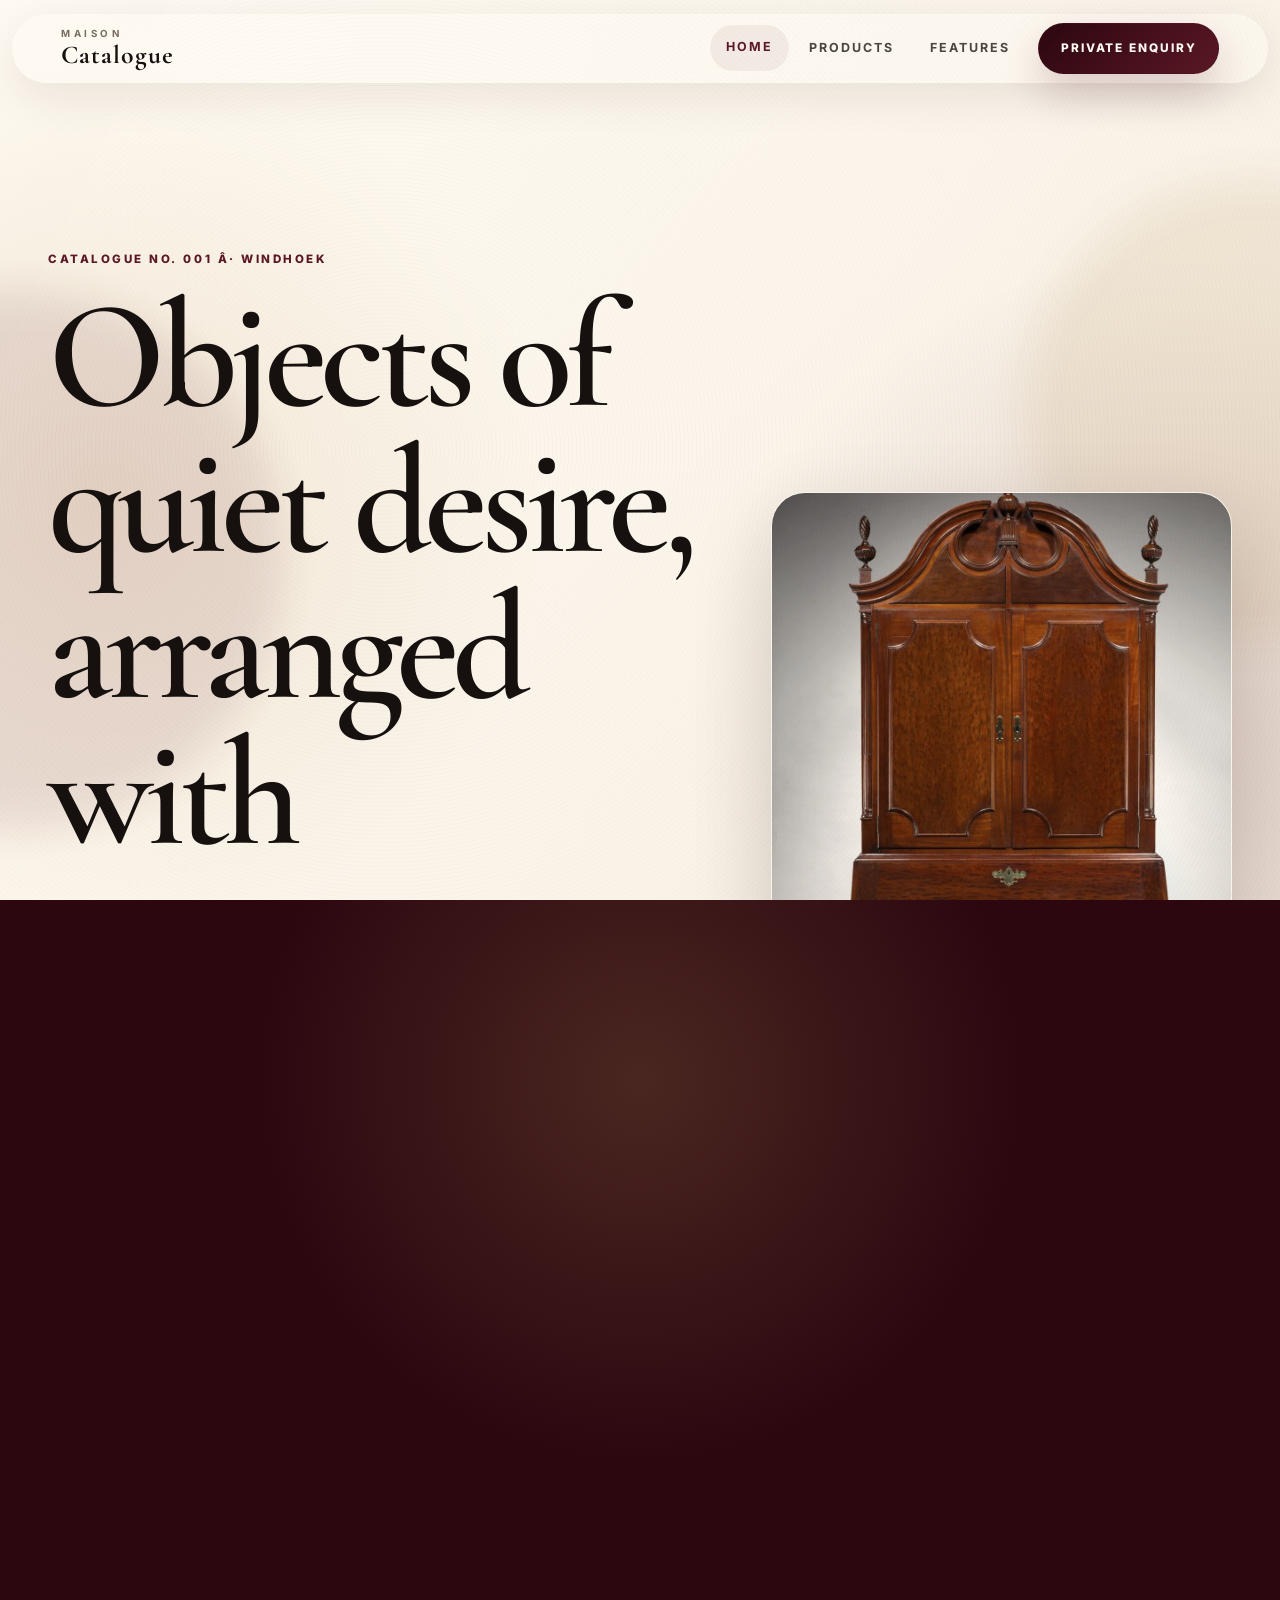
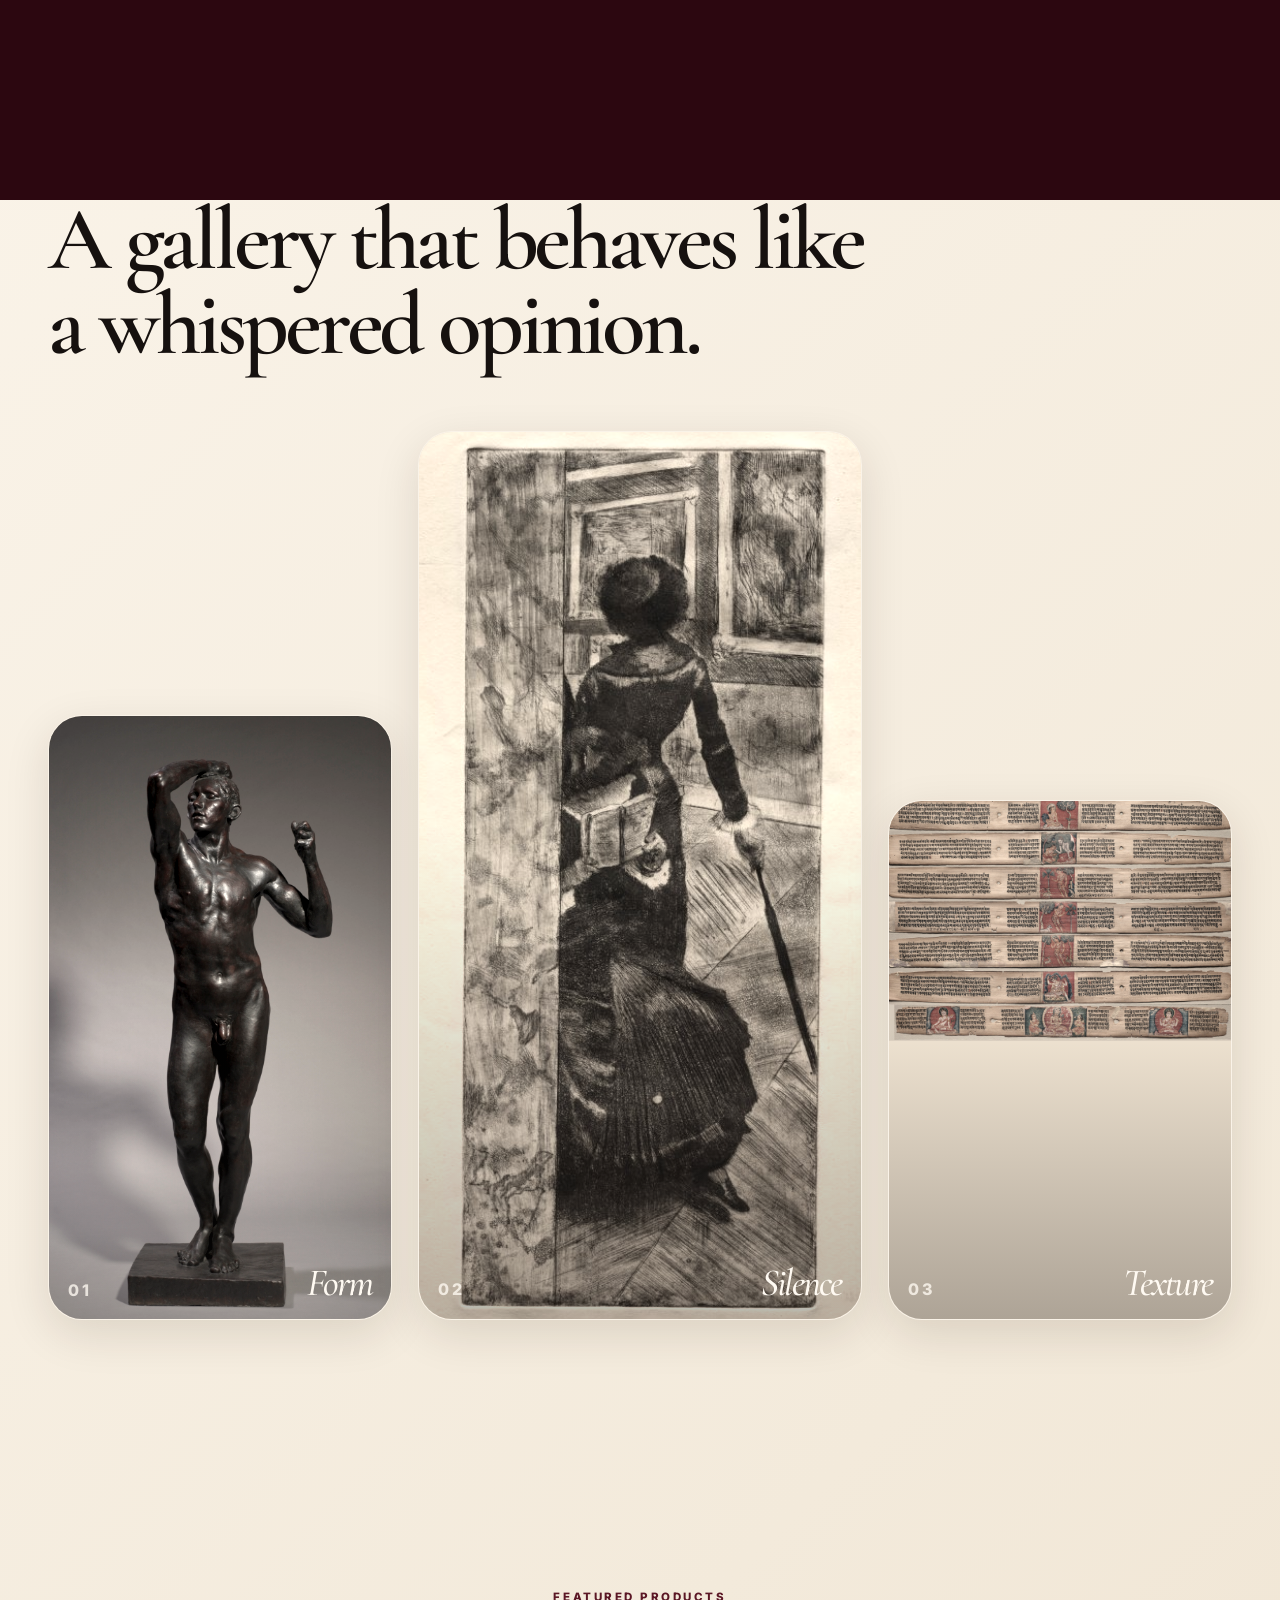
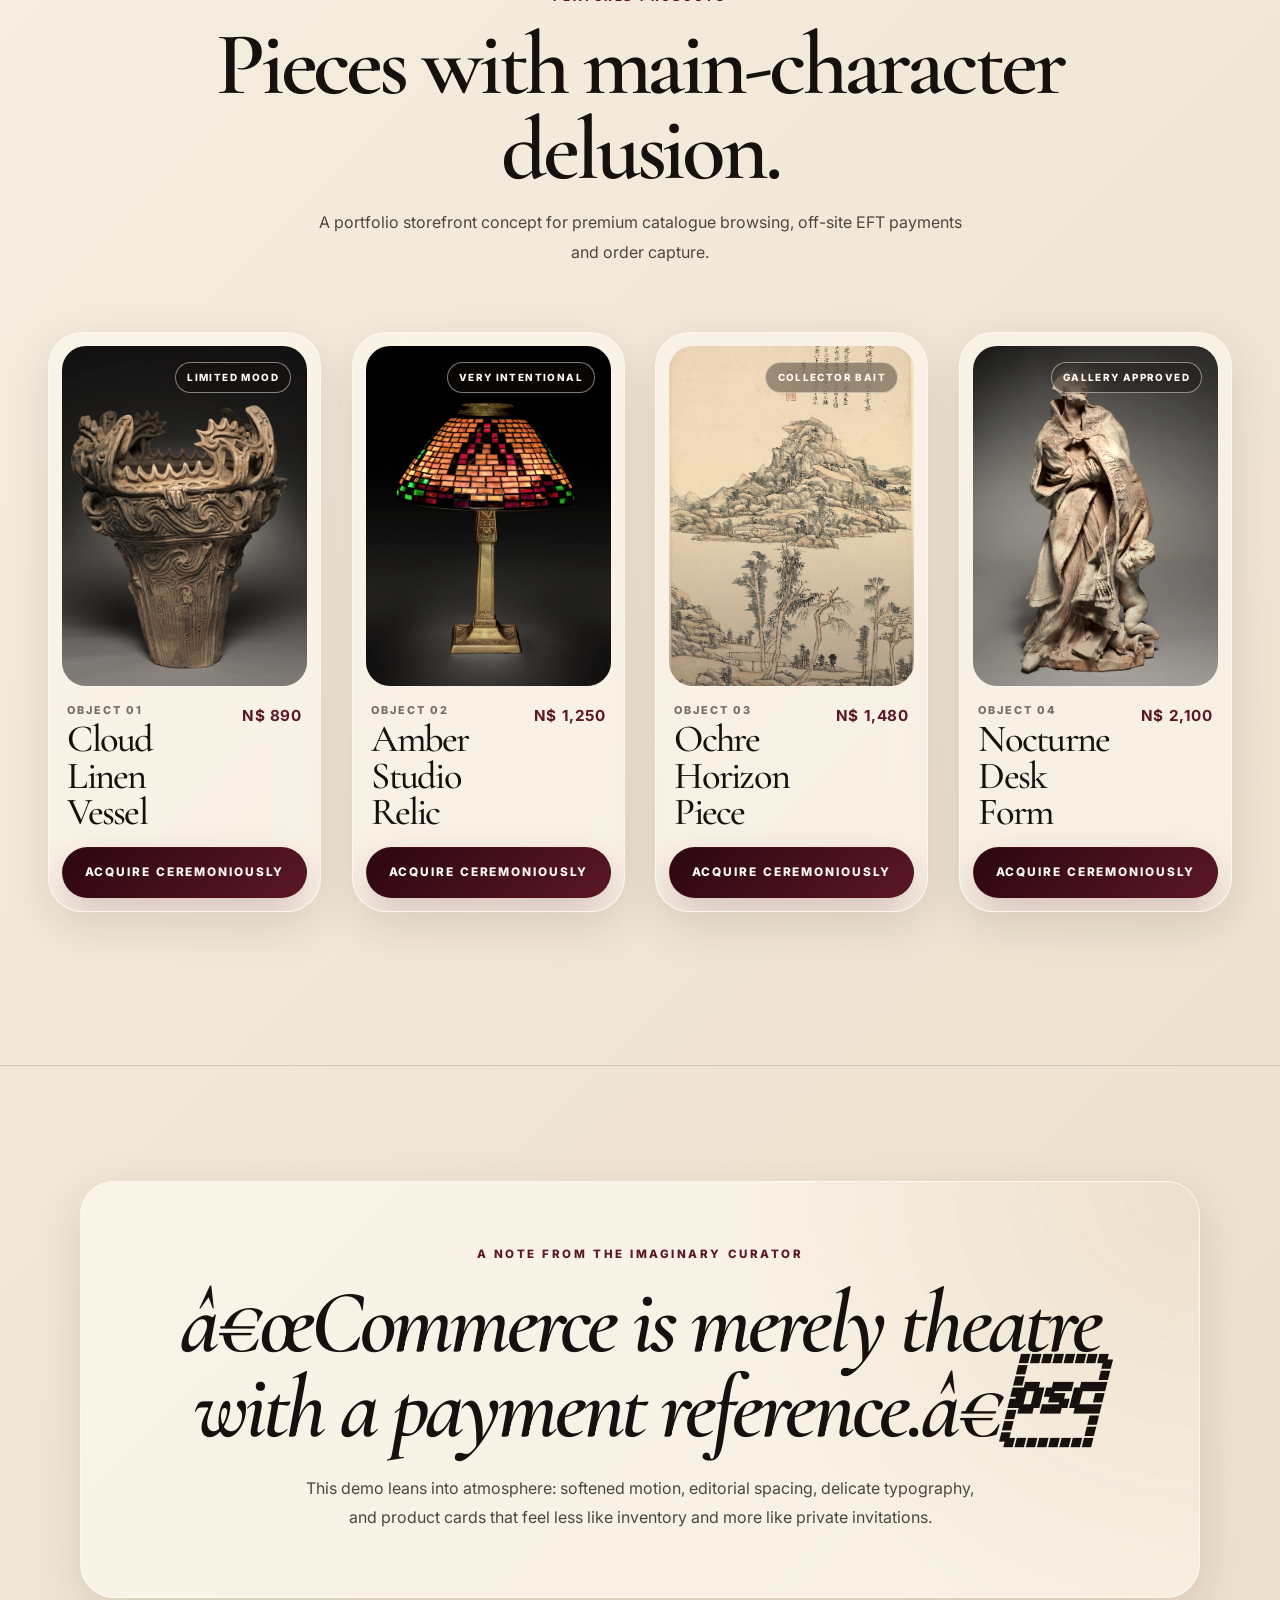
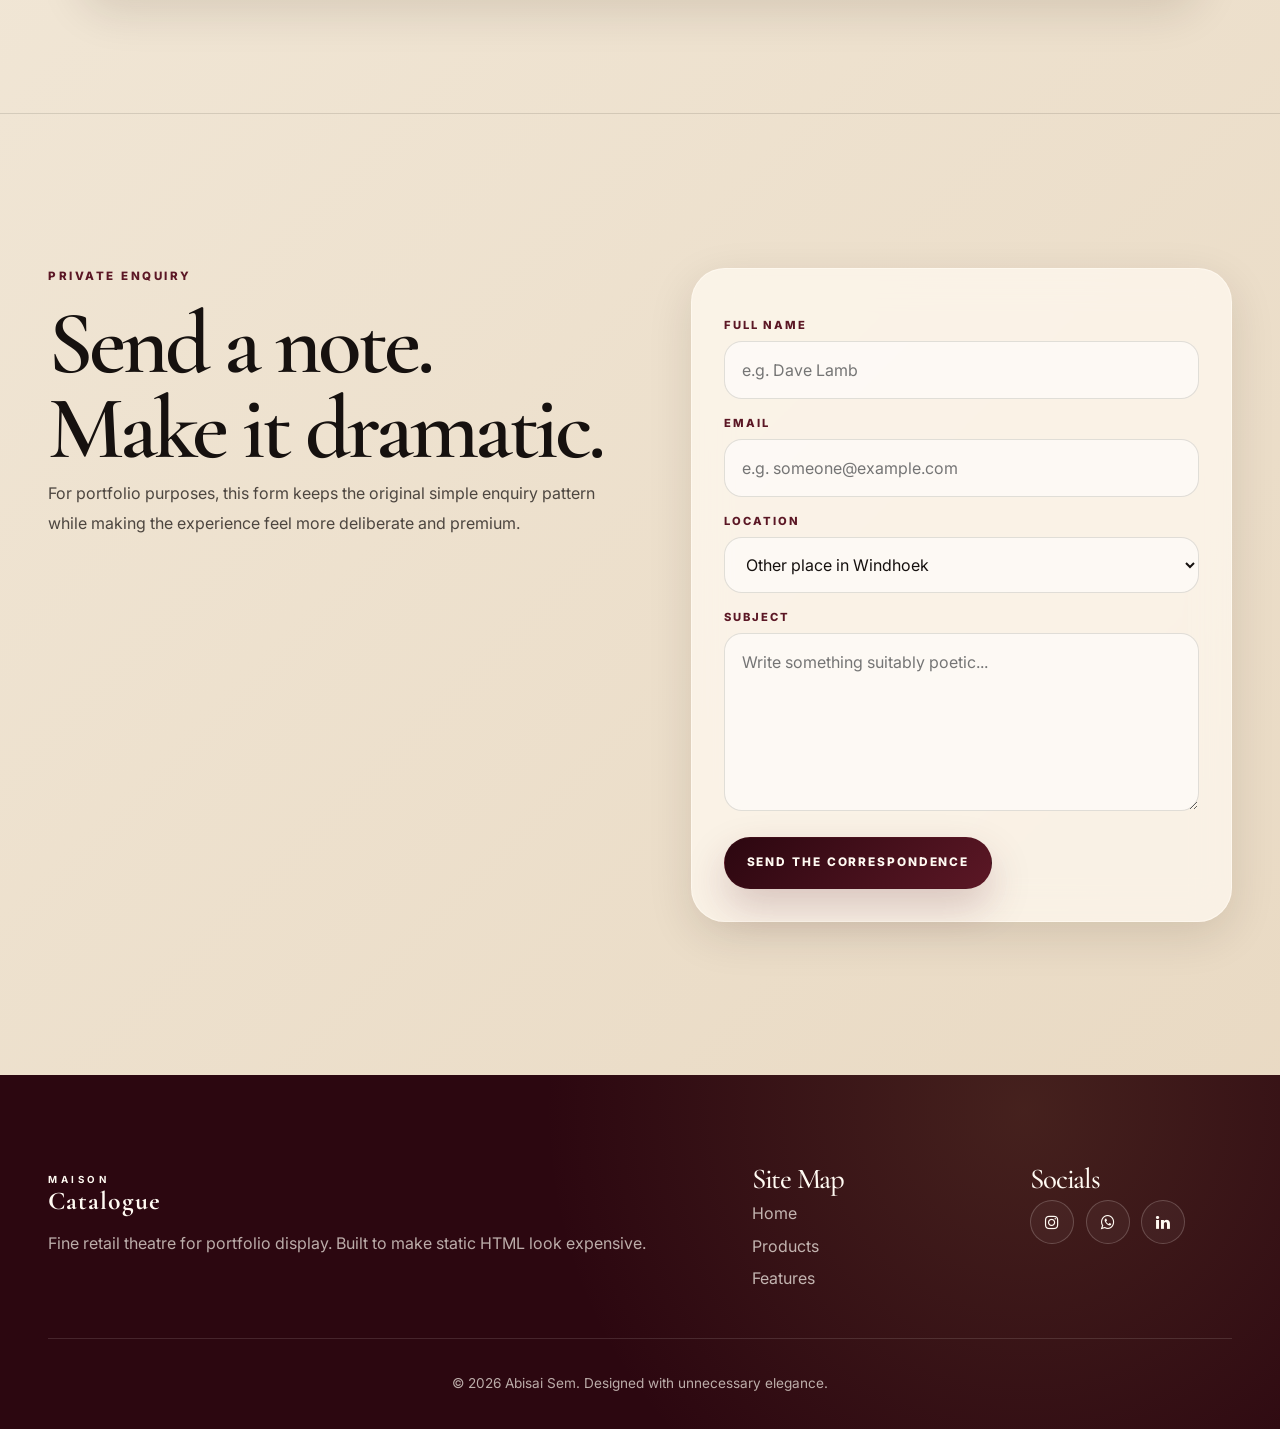
<file: index.html>
﻿<!DOCTYPE html>
<html lang="en" data-page="home">
  <head>
    <meta charset="UTF-8" />
    <meta name="viewport" content="width=device-width, initial-scale=1.0" />
    <meta
      name="description"
      content="A refined portfolio demo catalogue with editorial product presentation, smooth transitions and elegant order flow."
    />
    <title>Maison Catalogue â€” Objects of Quiet Desire</title>

    <link rel="preconnect" href="https://fonts.googleapis.com" />
    <link rel="preconnect" href="https://fonts.gstatic.com" crossorigin />
    <link
      href="https://fonts.googleapis.com/css2?family=Cormorant+Garamond:wght@400;500;600;700&family=Inter:wght@300;400;500;600;700&display=swap"
      rel="stylesheet"
    />

    <link
      href="https://cdn.jsdelivr.net/npm/bootstrap@5.3.0/dist/css/bootstrap.min.css"
      rel="stylesheet"
      integrity="sha384-9ndCyUaIbzAi2FUVXJi0CjmCapSmO7SnpJef0486qhLnuZ2cdeRhO02iuK6FUUVM"
      crossorigin="anonymous"
    />
    <link
      rel="stylesheet"
      href="https://cdnjs.cloudflare.com/ajax/libs/font-awesome/4.7.0/css/font-awesome.min.css"
    />
    <link rel="stylesheet" href="css/style.css" />
  </head>
  <body>
    <div class="grain" aria-hidden="true"></div>
    <div class="page-transition" aria-hidden="true"></div>
    <div class="scroll-progress" aria-hidden="true"><span></span></div>

    <header class="site-header" role="banner">
      <nav class="navbar navbar-expand-lg atelier-nav" aria-label="Primary navigation">
        <div class="container-fluid px-3 px-lg-5">
          <a class="brand-mark page-link" href="index.html" aria-label="Maison Catalogue home">
            <span>Maison</span>
            <strong>Catalogue</strong>
          </a>

          <button
            class="navbar-toggler atelier-toggler"
            type="button"
            data-bs-toggle="collapse"
            data-bs-target="#navmenu"
            aria-controls="navmenu"
            aria-expanded="false"
            aria-label="Toggle navigation"
          >
            <span></span>
            <span></span>
          </button>

          <div class="collapse navbar-collapse" id="navmenu">
            <ul class="navbar-nav ms-auto align-items-lg-center">
              <li class="nav-item"><a href="index.html" class="nav-link active page-link">Home</a></li>
              <li class="nav-item"><a href="Products.html" class="nav-link page-link">Products</a></li>
              <li class="nav-item"><a href="Features.html" class="nav-link page-link">Features</a></li>
              <li class="nav-item nav-cta">
                <a href="#contact" class="btn btn-atelier btn-sm">Private enquiry</a>
              </li>
            </ul>
          </div>
        </div>
      </nav>
    </header>

    <main id="top">
      <section class="hero-section section-pad">
        <div class="container-fluid px-3 px-lg-5">
          <div class="hero-grid">
            <div class="hero-copy reveal">
              <p class="eyebrow">Catalogue No. 001 Â· Windhoek</p>
              <h1>Objects of quiet desire, arranged with unnecessary seriousness.</h1>
              <p class="hero-lede">
                A deliberately indulgent retail demo for a portfolio that refuses to be ordinary. Every card breathes, every image lingers, every click behaves like it studied abroad.
              </p>
              <div class="hero-actions">
                <a href="Products.html" class="btn btn-atelier page-link">View the collection</a>
                <a href="Features.html" class="text-link page-link">Read the manifesto</a>
              </div>
            </div>

            <div class="hero-media reveal reveal-delay-1" data-tilt-card>
              <div class="image-frame image-frame-large">
                <img
                  src="images/pretentious-hero-desk.jpg"
                  alt="Editorial catalogue model in refined styling"
                  onerror="this.onerror=null; this.src='images/pretentious-hero-desk.jpg';"
                />
              </div>
              <div class="floating-note">
                <span>Drop 01</span>
                <strong>The dramatic pause collection</strong>
              </div>
            </div>
          </div>
        </div>
      </section>

      <section class="marquee-strip" aria-label="Brand values">
        <div class="marquee-track">
          <span>Curated Â· Composed Â· Slightly Theatrical Â· Timelessly Overdressed Â·</span>
          <span>Curated Â· Composed Â· Slightly Theatrical Â· Timelessly Overdressed Â·</span>
        </div>
      </section>

      <section class="models-section section-pad-sm">
        <div class="container-fluid px-3 px-lg-5">
          <div class="section-heading reveal">
            <p class="eyebrow">Visual language</p>
            <h2>A gallery that behaves like a whispered opinion.</h2>
          </div>

          <div class="editorial-triptych">
            <article class="editorial-card reveal" data-tilt-card>
              <img
                src="images/pretentious-form-sculpture.jpg"
                alt="Catalogue editorial look one"
                onerror="this.onerror=null; this.src='images/pretentious-hero-desk.jpg';"
              />
              <div class="editorial-caption">
                <span>01</span>
                <h3>Form</h3>
              </div>
            </article>
            <article class="editorial-card reveal reveal-delay-1" data-tilt-card>
              <img
                src="images/pretentious-silence-gallery.jpg"
                alt="Catalogue editorial look two"
                onerror="this.onerror=null; this.src='images/pretentious-hero-desk.jpg';"
              />
              <div class="editorial-caption">
                <span>02</span>
                <h3>Silence</h3>
              </div>
            </article>
            <article class="editorial-card reveal reveal-delay-2" data-tilt-card>
              <img
                src="images/pretentious-texture-manuscript.jpg"
                alt="Catalogue editorial look three"
                onerror="this.onerror=null; this.src='images/pretentious-hero-desk.jpg';"
              />
              <div class="editorial-caption">
                <span>03</span>
                <h3>Texture</h3>
              </div>
            </article>
          </div>
        </div>
      </section>

      <section class="featured-products section-pad" id="collection">
        <div class="container-fluid px-3 px-lg-5">
          <div class="section-heading centered reveal">
            <p class="eyebrow">Featured products</p>
            <h2>Pieces with main-character delusion.</h2>
            <p>
              A portfolio storefront concept for premium catalogue browsing, off-site EFT payments and order capture.
            </p>
          </div>

          <div class="product-grid product-grid-home">
            <article class="product-card reveal" data-tilt-card>
              <div class="product-image">
                <img
                  src="images/pretentious-cloud-vessel.jpg"
                  alt="Maison linen object"
                  onerror="this.onerror=null; this.src='images/pretentious-hero-desk.jpg';"
                />
                <span class="product-badge">Limited mood</span>
              </div>
              <div class="product-body">
                <div>
                  <p class="product-kicker">Object 01</p>
                  <h3>Cloud Linen Vessel</h3>
                </div>
                <strong>N$ 890</strong>
              </div>
              <button
                type="button"
                class="btn btn-atelier w-100 order-button"
                data-bs-toggle="modal"
                data-bs-target="#order-form"
                data-product="Cloud Linen Vessel"
                data-price="N$ 890"
              >
                Acquire ceremoniously
              </button>
            </article>

            <article class="product-card reveal reveal-delay-1" data-tilt-card>
              <div class="product-image">
                <img
                  src="images/pretentious-amber-lamp.jpg"
                  alt="Maison carved object"
                  onerror="this.onerror=null; this.src='images/pretentious-hero-desk.jpg';"
                />
                <span class="product-badge">Very intentional</span>
              </div>
              <div class="product-body">
                <div>
                  <p class="product-kicker">Object 02</p>
                  <h3>Amber Studio Relic</h3>
                </div>
                <strong>N$ 1,250</strong>
              </div>
              <button
                type="button"
                class="btn btn-atelier w-100 order-button"
                data-bs-toggle="modal"
                data-bs-target="#order-form"
                data-product="Amber Studio Relic"
                data-price="N$ 1,250"
              >
                Acquire ceremoniously
              </button>
            </article>

            <article class="product-card reveal reveal-delay-2" data-tilt-card>
              <div class="product-image">
                <img
                  src="images/pretentious-ochre-landscape.jpg"
                  alt="Maison landscape inspired object"
                  onerror="this.onerror=null; this.src='images/pretentious-hero-desk.jpg';"
                />
                <span class="product-badge">Collector bait</span>
              </div>
              <div class="product-body">
                <div>
                  <p class="product-kicker">Object 03</p>
                  <h3>Ochre Horizon Piece</h3>
                </div>
                <strong>N$ 1,480</strong>
              </div>
              <button
                type="button"
                class="btn btn-atelier w-100 order-button"
                data-bs-toggle="modal"
                data-bs-target="#order-form"
                data-product="Ochre Horizon Piece"
                data-price="N$ 1,480"
              >
                Acquire ceremoniously
              </button>
            </article>

            <article class="product-card reveal reveal-delay-3" data-tilt-card>
              <div class="product-image">
                <img
                  src="images/pretentious-nocturne-bronze.jpg"
                  alt="Maison dark sculptural object"
                  onerror="this.onerror=null; this.src='images/pretentious-hero-desk.jpg';"
                />
                <span class="product-badge">Gallery approved</span>
              </div>
              <div class="product-body">
                <div>
                  <p class="product-kicker">Object 04</p>
                  <h3>Nocturne Desk Form</h3>
                </div>
                <strong>N$ 2,100</strong>
              </div>
              <button
                type="button"
                class="btn btn-atelier w-100 order-button"
                data-bs-toggle="modal"
                data-bs-target="#order-form"
                data-product="Nocturne Desk Form"
                data-price="N$ 2,100"
              >
                Acquire ceremoniously
              </button>
            </article>
          </div>
        </div>
      </section>

      <section class="manifesto-band section-pad-sm">
        <div class="container-fluid px-3 px-lg-5">
          <div class="manifesto-card reveal">
            <p class="eyebrow">A note from the imaginary curator</p>
            <h2>â€œCommerce is merely theatre with a payment reference.â€</h2>
            <p>
              This demo leans into atmosphere: softened motion, editorial spacing, delicate typography, and product cards that feel less like inventory and more like private invitations.
            </p>
          </div>
        </div>
      </section>

      <section class="contact-form section-pad" id="contact">
        <div class="container-fluid px-3 px-lg-5">
          <div class="contact-grid">
            <div class="contact-copy reveal">
              <p class="eyebrow">Private enquiry</p>
              <h2>Send a note. Make it dramatic.</h2>
              <p>
                For portfolio purposes, this form keeps the original simple enquiry pattern while making the experience feel more deliberate and premium.
              </p>
            </div>

            <form
              class="atelier-form reveal reveal-delay-1"
              action="https://formsubmit.co/abisaisem@gmail.com"
              method="POST"
            >
              <label for="fname">Full Name</label>
              <input type="text" id="fname" name="fullname" placeholder="e.g. Dave Lamb" required />

              <label for="email">Email</label>
              <input type="email" id="email" name="email" placeholder="e.g. someone@example.com" required />

              <label for="location">Location</label>
              <select id="location" name="location">
                <option value="other-place-in-windhoek">Other place in Windhoek</option>
                <option value="windhoek/west">Windhoek/West</option>
                <option value="windhoek/north">Windhoek/North</option>
                <option value="khomasdal">Khomasdal</option>
                <option value="rhino-park">Rhino Park</option>
                <option value="katutura">Katutura</option>
              </select>

              <label for="subject">Subject</label>
              <textarea id="subject" name="subject" placeholder="Write something suitably poetic..." rows="6"></textarea>

              <button type="submit" class="btn btn-atelier">Send the correspondence</button>
            </form>
          </div>
        </div>
      </section>
    </main>

    <footer class="site-footer">
      <div class="container-fluid px-3 px-lg-5">
        <div class="footer-grid">
          <div>
            <a class="brand-mark footer-brand page-link" href="index.html">
              <span>Maison</span>
              <strong>Catalogue</strong>
            </a>
            <p>Fine retail theatre for portfolio display. Built to make static HTML look expensive.</p>
          </div>
          <div>
            <h3>Site Map</h3>
            <a href="index.html" class="page-link">Home</a>
            <a href="Products.html" class="page-link">Products</a>
            <a href="Features.html" class="page-link">Features</a>
          </div>
          <div>
            <h3>Socials</h3>
            <div class="social-links">
              <a href="#" aria-label="Instagram"><i class="fa fa-instagram" aria-hidden="true"></i></a>
              <a href="#" aria-label="WhatsApp"><i class="fa fa-whatsapp" aria-hidden="true"></i></a>
              <a href="#" aria-label="LinkedIn"><i class="fa fa-linkedin" aria-hidden="true"></i></a>
            </div>
          </div>
        </div>
        <p class="creator-credit">&copy; 2026 Abisai Sem. Designed with unnecessary elegance.</p>
      </div>
    </footer>

    <div
      class="modal fade atelier-modal"
      id="order-form"
      tabindex="-1"
      aria-labelledby="order-formLabel"
      aria-hidden="true"
    >
      <div class="modal-dialog modal-dialog-centered">
        <div class="modal-content">
          <div class="modal-header">
            <div>
              <p class="eyebrow mb-1">Acquisition request</p>
              <h5 class="modal-title" id="order-formLabel">Order Form</h5>
            </div>
            <button type="button" class="btn-close" data-bs-dismiss="modal" aria-label="Close"></button>
          </div>
          <div class="modal-body">
            <p class="lead">Complete the ritual. We shall handle the rest with poise.</p>
            <form action="https://sheetdb.io/api/v1/4oexzmvyimadm" method="POST" id="sheetdb-form">
              <label for="fullName" class="col-form-label">Full name</label>
              <input type="text" class="form-control" id="fullName" name="data[Full-Name]" placeholder="e.g. Dave Lamb" required />

              <label for="cell-phone-number" class="col-form-label">Cell phone number</label>
              <input type="text" class="form-control" id="cell-phone-number" name="data[Cell-Phone-No]" placeholder="e.g. +264 81 536 7343" required />

              <label for="location2" class="col-form-label">Location</label>
              <input type="text" class="form-control" id="location2" name="data[Location]" placeholder="e.g. Khomasdal" required />

              <label for="item-ordered" class="col-form-label">Item ordered</label>
              <input type="text" class="form-control" id="item-ordered" name="data[Item-ordered]" placeholder="e.g. Cloud Linen Vessel" required />

              <label for="quantity-of-item" class="col-form-label">Quantity of item</label>
              <input type="number" min="1" class="form-control" id="quantity-of-item" name="data[Quantity-of-Item]" placeholder="e.g. 1" required />

              <button type="submit" class="btn btn-atelier w-100 mt-4">Confirm Order</button>
            </form>
          </div>
        </div>
      </div>
    </div>

    <script
      src="https://cdn.jsdelivr.net/npm/bootstrap@5.3.0/dist/js/bootstrap.bundle.min.js"
      integrity="sha384-geWF76RCwLtnZ8qwWowPQNguL3RmwHVBC9FhGdlKrxdiJJigb/j/68SIy3Te4Bkz"
      crossorigin="anonymous"
    ></script>
    <script src="js/script.js"></script>
  </body>
</html>
</file>
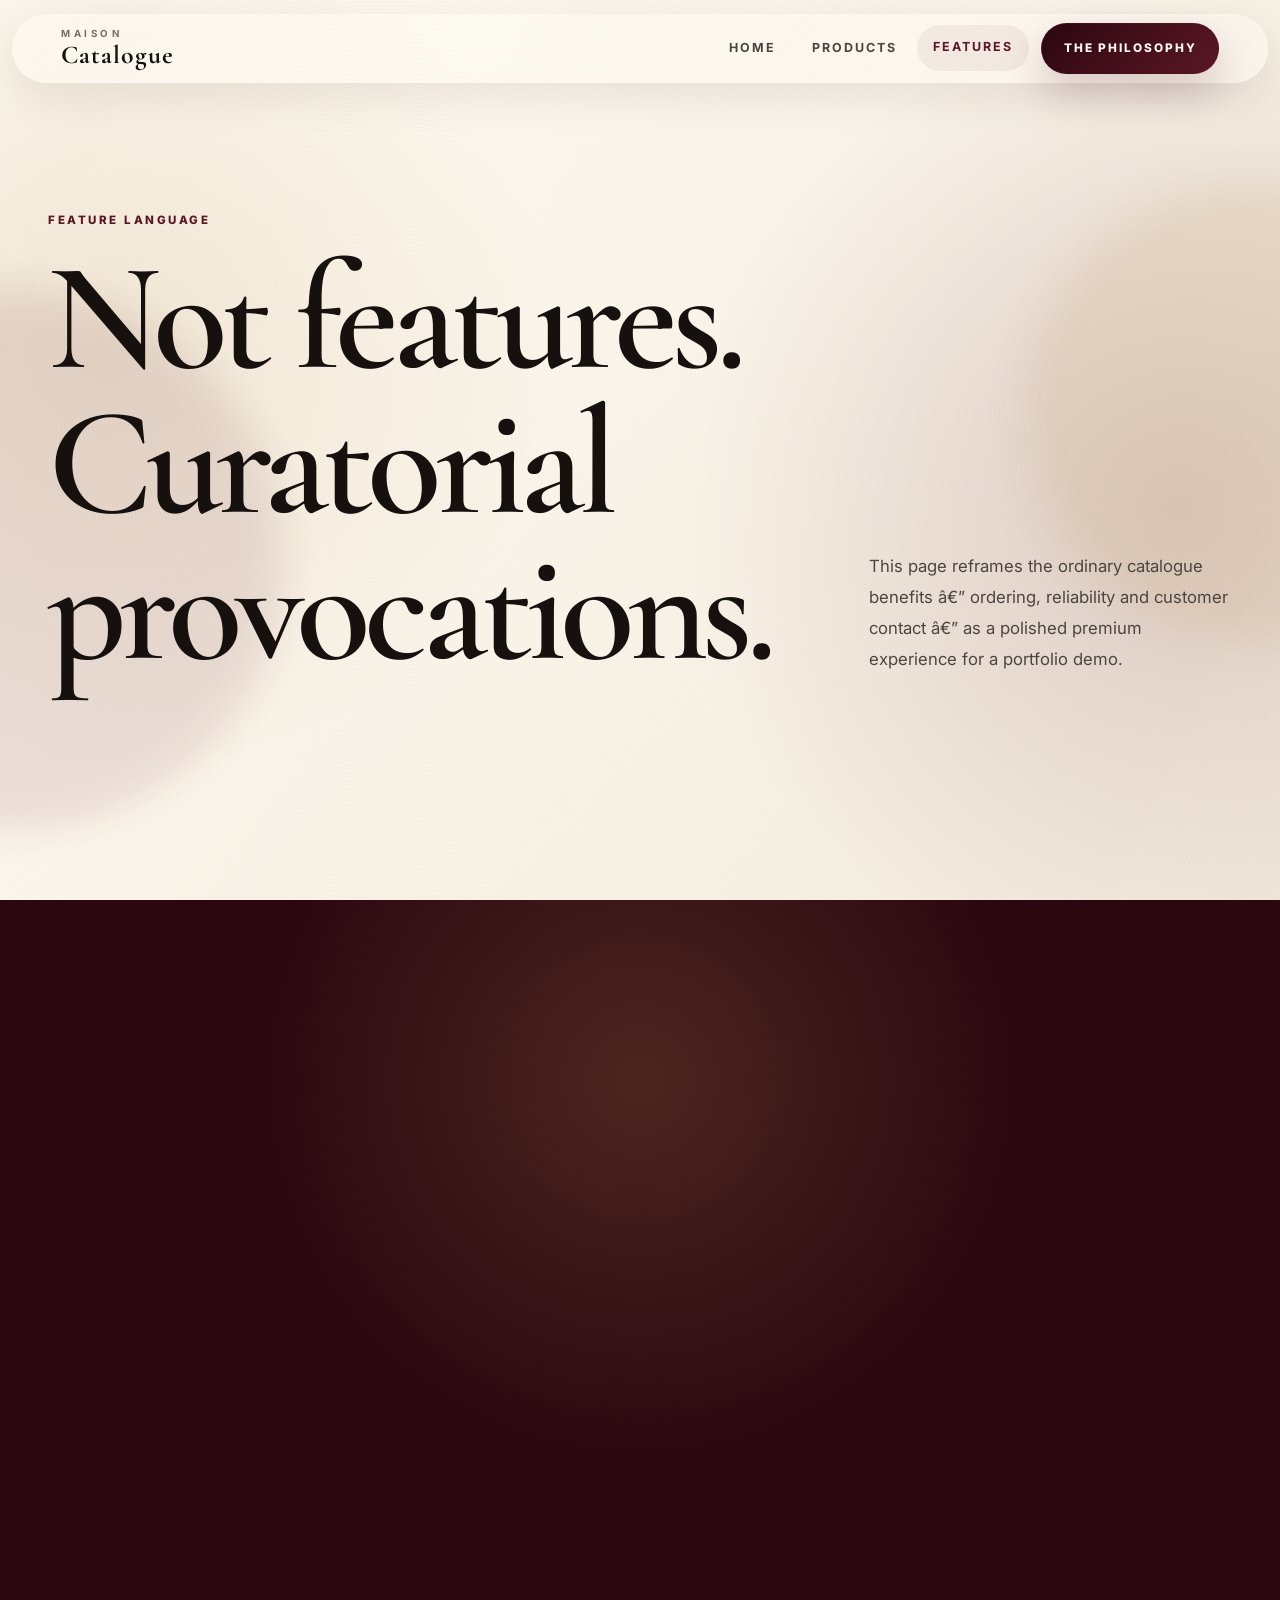
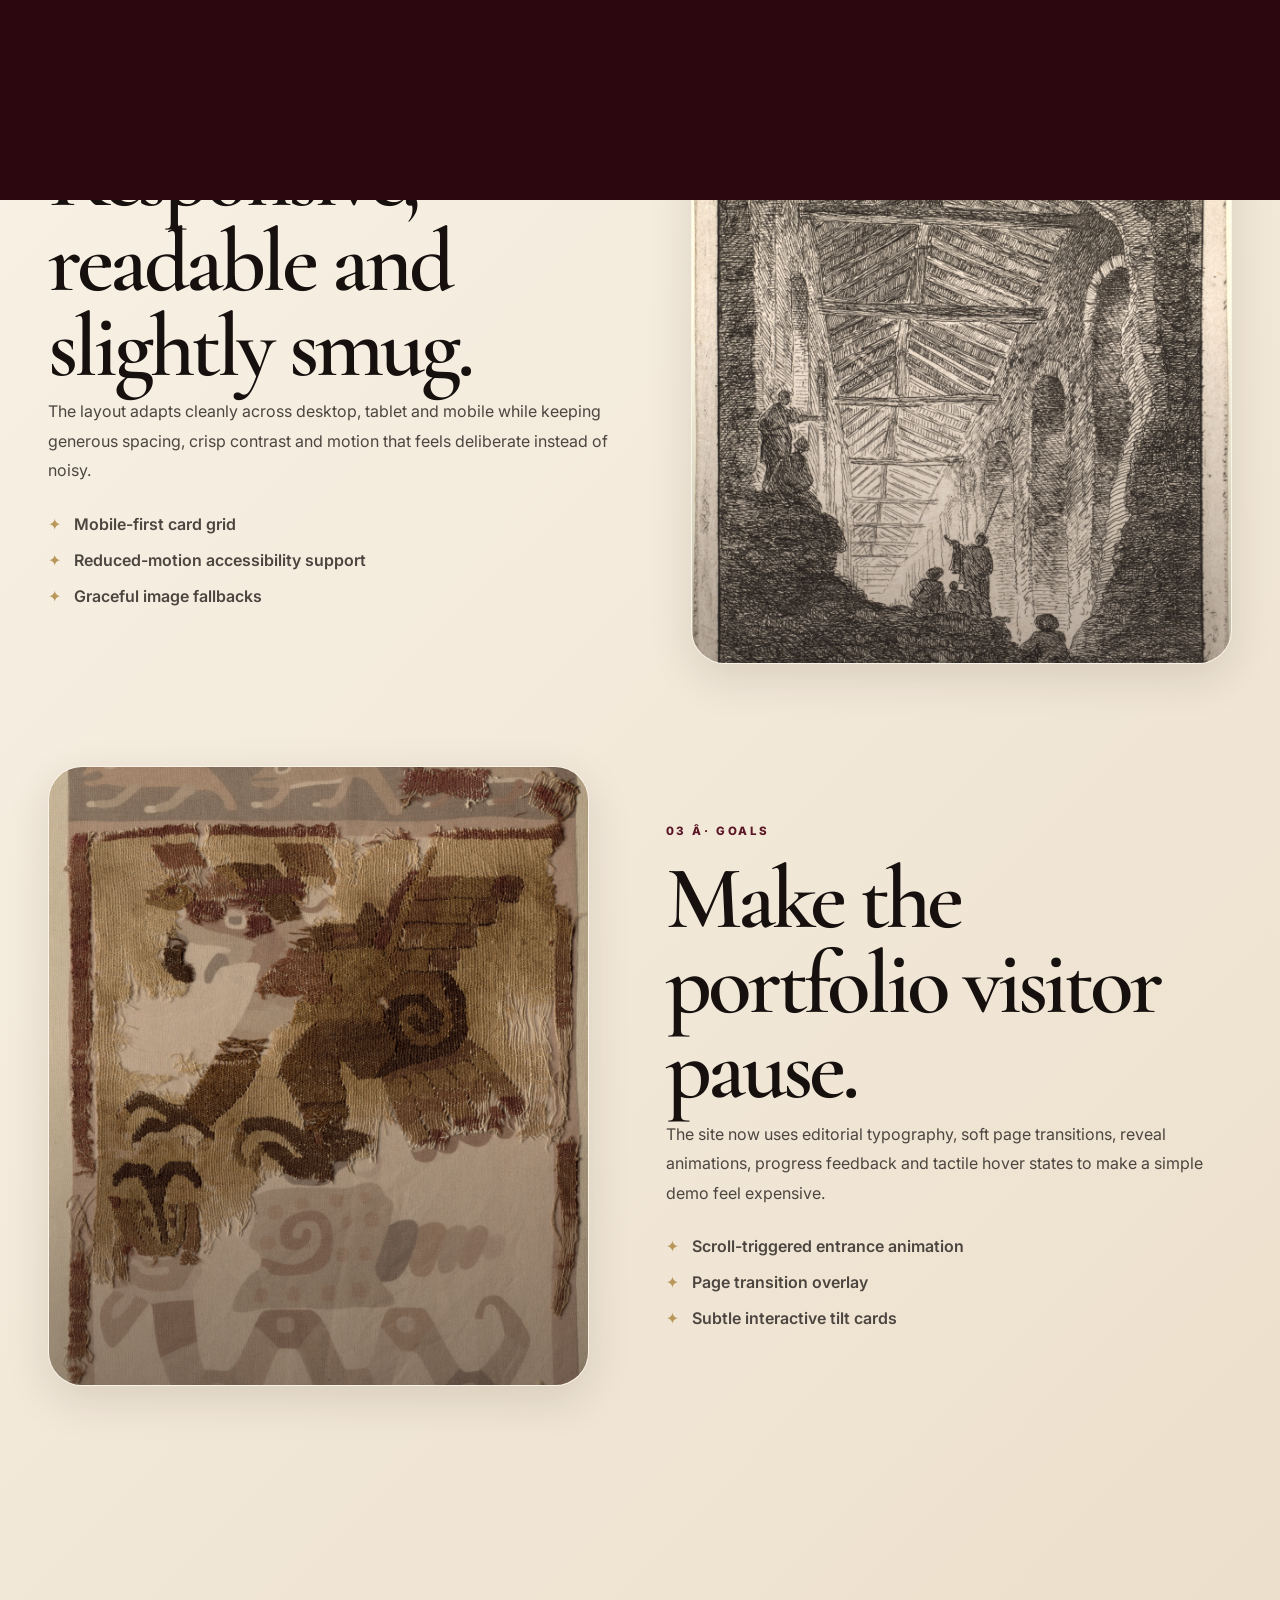
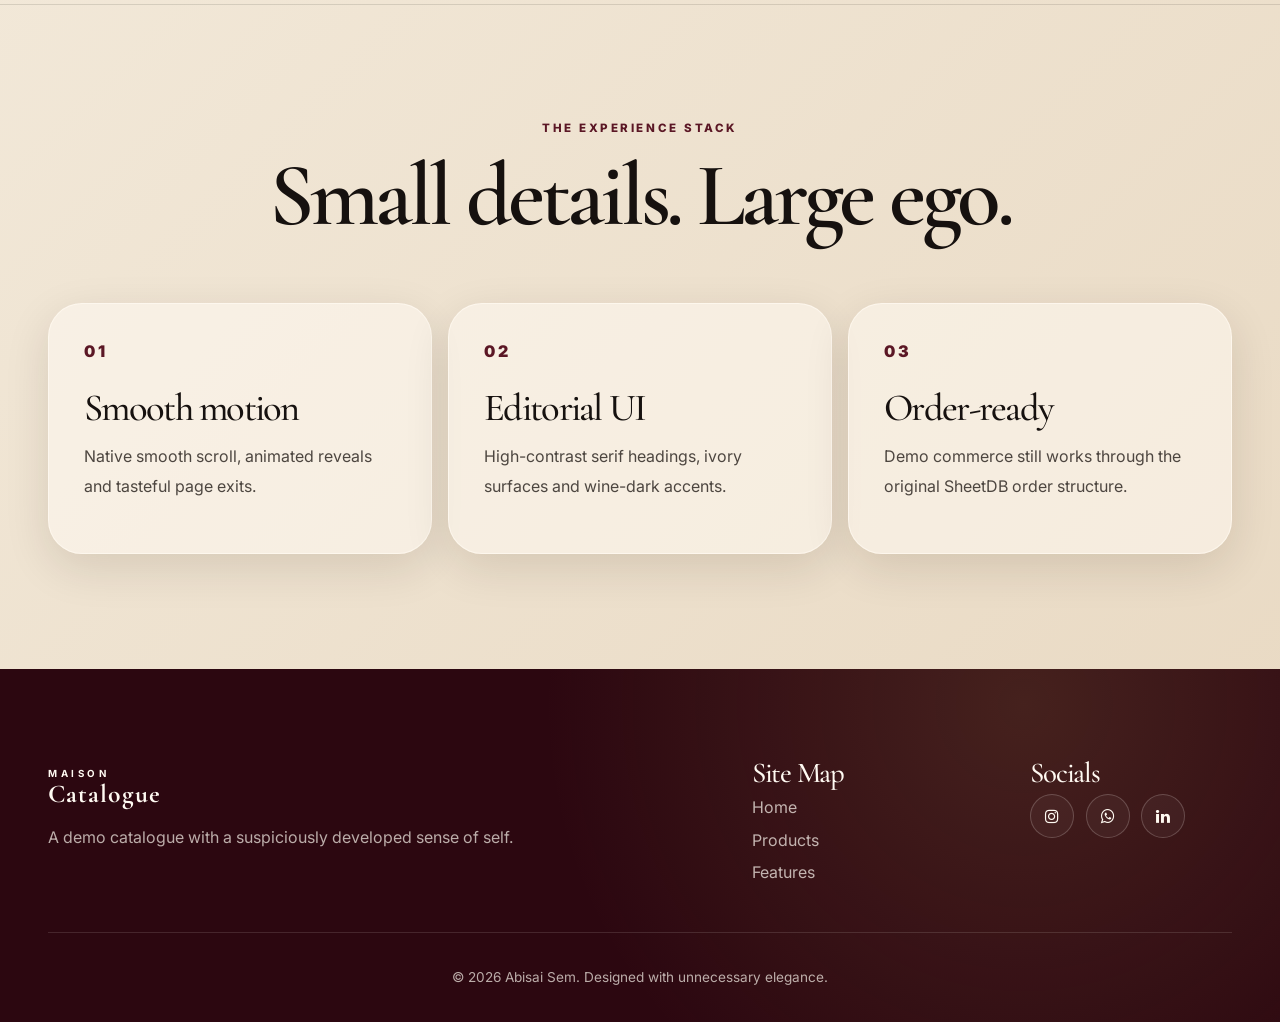
<file: Features.html>
﻿<!DOCTYPE html>
<html lang="en" data-page="features">
  <head>
    <meta charset="UTF-8" />
    <meta name="viewport" content="width=device-width, initial-scale=1.0" />
    <meta name="description" content="Feature page for a refined static catalogue demo with premium UX language." />
    <title>Maison Catalogue â€” Features & Philosophy</title>

    <link rel="preconnect" href="https://fonts.googleapis.com" />
    <link rel="preconnect" href="https://fonts.gstatic.com" crossorigin />
    <link
      href="https://fonts.googleapis.com/css2?family=Cormorant+Garamond:wght@400;500;600;700&family=Inter:wght@300;400;500;600;700&display=swap"
      rel="stylesheet"
    />
    <link href="https://cdn.jsdelivr.net/npm/bootstrap@5.3.0/dist/css/bootstrap.min.css" rel="stylesheet" integrity="sha384-9ndCyUaIbzAi2FUVXJi0CjmCapSmO7SnpJef0486qhLnuZ2cdeRhO02iuK6FUUVM" crossorigin="anonymous" />
    <link rel="stylesheet" href="https://cdnjs.cloudflare.com/ajax/libs/font-awesome/4.7.0/css/font-awesome.min.css" />
    <link rel="stylesheet" href="css/style.css" />
  </head>
  <body>
    <div class="grain" aria-hidden="true"></div>
    <div class="page-transition" aria-hidden="true"></div>
    <div class="scroll-progress" aria-hidden="true"><span></span></div>

    <header class="site-header" role="banner">
      <nav class="navbar navbar-expand-lg atelier-nav" aria-label="Primary navigation">
        <div class="container-fluid px-3 px-lg-5">
          <a class="brand-mark page-link" href="Home.html"><span>Maison</span><strong>Catalogue</strong></a>
          <button class="navbar-toggler atelier-toggler" type="button" data-bs-toggle="collapse" data-bs-target="#navmenu" aria-controls="navmenu" aria-expanded="false" aria-label="Toggle navigation"><span></span><span></span></button>
          <div class="collapse navbar-collapse" id="navmenu">
            <ul class="navbar-nav ms-auto align-items-lg-center">
              <li class="nav-item"><a href="Home.html" class="nav-link page-link">Home</a></li>
              <li class="nav-item"><a href="Products.html" class="nav-link page-link">Products</a></li>
              <li class="nav-item"><a href="Features.html" class="nav-link active page-link">Features</a></li>
              <li class="nav-item nav-cta"><a href="#philosophy" class="btn btn-atelier btn-sm">The philosophy</a></li>
            </ul>
          </div>
        </div>
      </nav>
    </header>

    <main>
      <section class="page-hero section-pad-sm">
        <div class="container-fluid px-3 px-lg-5">
          <div class="page-hero-grid">
            <div class="reveal">
              <p class="eyebrow">Feature language</p>
              <h1>Not features. Curatorial provocations.</h1>
            </div>
            <p class="reveal reveal-delay-1">
              This page reframes the ordinary catalogue benefits â€” ordering, reliability and customer contact â€” as a polished premium experience for a portfolio demo.
            </p>
          </div>
        </div>
      </section>

      <section class="features section-pad-sm" id="philosophy">
        <div class="container-fluid px-3 px-lg-5">
          <article class="feature-row reveal">
            <div class="feature-image" data-tilt-card>
              <img src="images/pretentious-services-desk.jpg" alt="Curated service presentation" onerror="this.onerror=null; this.src='images/pretentious-hero-desk.jpg';" />
            </div>
            <div class="feature-copy">
              <p class="eyebrow">01 Â· Services</p>
              <h2>Ordering without breaking the spell.</h2>
              <p>
                The order flow keeps the demo practical while still feeling premium: product buttons prefill the request, the form posts to SheetDB, and the success page closes the loop with polish.
              </p>
              <ul class="feature-list">
                <li>SheetDB-ready form structure</li>
                <li>Product-aware order buttons</li>
                <li>Elegant confirmation screen</li>
              </ul>
            </div>
          </article>

          <article class="feature-row feature-row-reverse reveal">
            <div class="feature-image" data-tilt-card>
              <img src="images/pretentious-reliability-gallery.jpg" alt="Reliable catalogue experience" onerror="this.onerror=null; this.src='images/pretentious-hero-desk.jpg';" />
            </div>
            <div class="feature-copy">
              <p class="eyebrow">02 Â· Reliability</p>
              <h2>Responsive, readable and slightly smug.</h2>
              <p>
                The layout adapts cleanly across desktop, tablet and mobile while keeping generous spacing, crisp contrast and motion that feels deliberate instead of noisy.
              </p>
              <ul class="feature-list">
                <li>Mobile-first card grid</li>
                <li>Reduced-motion accessibility support</li>
                <li>Graceful image fallbacks</li>
              </ul>
            </div>
          </article>

          <article class="feature-row reveal">
            <div class="feature-image" data-tilt-card>
              <img src="images/pretentious-goals-textile.jpg" alt="Refined visual design goal" onerror="this.onerror=null; this.src='images/pretentious-hero-desk.jpg';" />
            </div>
            <div class="feature-copy">
              <p class="eyebrow">03 Â· Goals</p>
              <h2>Make the portfolio visitor pause.</h2>
              <p>
                The site now uses editorial typography, soft page transitions, reveal animations, progress feedback and tactile hover states to make a simple demo feel expensive.
              </p>
              <ul class="feature-list">
                <li>Scroll-triggered entrance animation</li>
                <li>Page transition overlay</li>
                <li>Subtle interactive tilt cards</li>
              </ul>
            </div>
          </article>
        </div>
      </section>

      <section class="process-section section-pad-sm">
        <div class="container-fluid px-3 px-lg-5">
          <div class="section-heading centered reveal">
            <p class="eyebrow">The experience stack</p>
            <h2>Small details. Large ego.</h2>
          </div>
          <div class="process-grid">
            <div class="process-card reveal"><span>01</span><h3>Smooth motion</h3><p>Native smooth scroll, animated reveals and tasteful page exits.</p></div>
            <div class="process-card reveal reveal-delay-1"><span>02</span><h3>Editorial UI</h3><p>High-contrast serif headings, ivory surfaces and wine-dark accents.</p></div>
            <div class="process-card reveal reveal-delay-2"><span>03</span><h3>Order-ready</h3><p>Demo commerce still works through the original SheetDB order structure.</p></div>
          </div>
        </div>
      </section>
    </main>

    <footer class="site-footer">
      <div class="container-fluid px-3 px-lg-5">
        <div class="footer-grid">
          <div><a class="brand-mark footer-brand page-link" href="Home.html"><span>Maison</span><strong>Catalogue</strong></a><p>A demo catalogue with a suspiciously developed sense of self.</p></div>
          <div><h3>Site Map</h3><a href="Home.html" class="page-link">Home</a><a href="Products.html" class="page-link">Products</a><a href="Features.html" class="page-link">Features</a></div>
          <div><h3>Socials</h3><div class="social-links"><a href="#" aria-label="Instagram"><i class="fa fa-instagram"></i></a><a href="#" aria-label="WhatsApp"><i class="fa fa-whatsapp"></i></a><a href="#" aria-label="LinkedIn"><i class="fa fa-linkedin"></i></a></div></div>
        </div>
        <p class="creator-credit">&copy; 2026 Abisai Sem. Designed with unnecessary elegance.</p>
      </div>
    </footer>

    <script src="https://cdn.jsdelivr.net/npm/bootstrap@5.3.0/dist/js/bootstrap.bundle.min.js" integrity="sha384-geWF76RCwLtnZ8qwWowPQNguL3RmwHVBC9FhGdlKrxdiJJigb/j/68SIy3Te4Bkz" crossorigin="anonymous"></script>
    <script src="js/script.js"></script>
  </body>
</html>
</file>
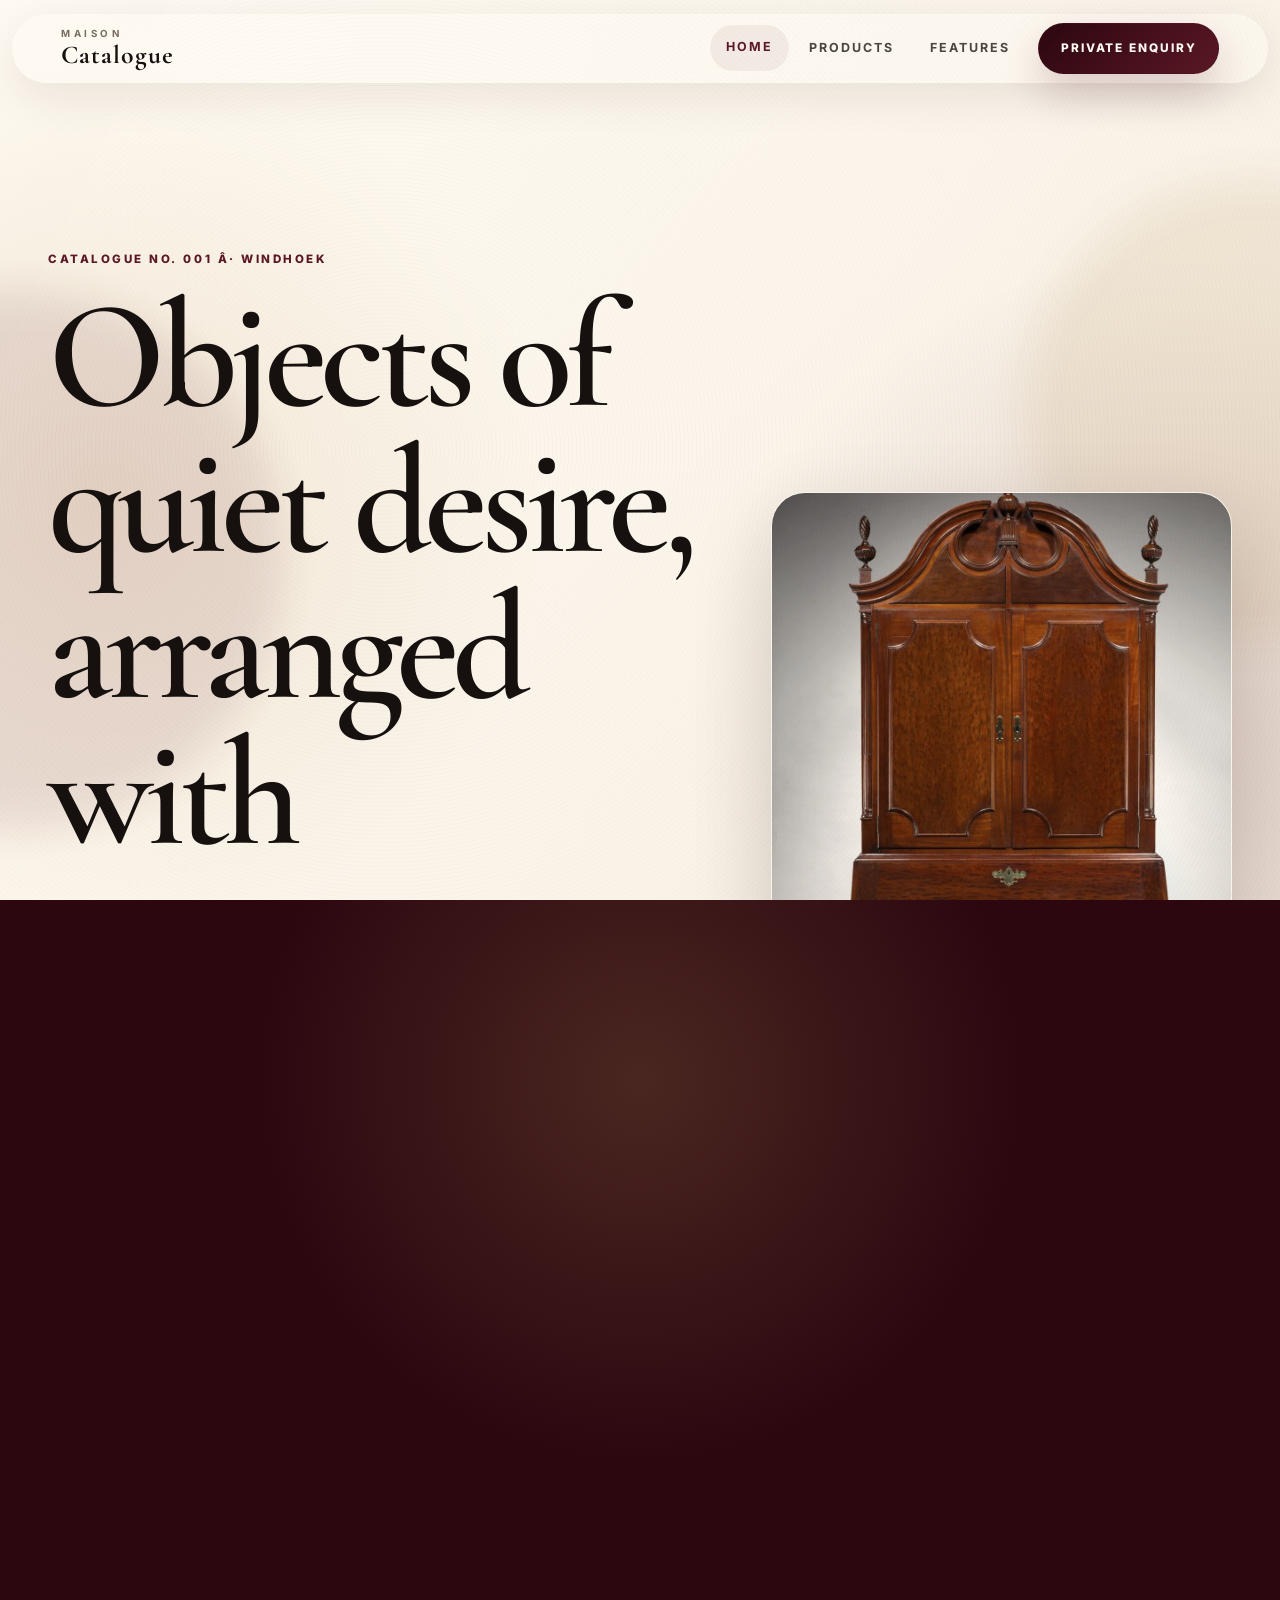
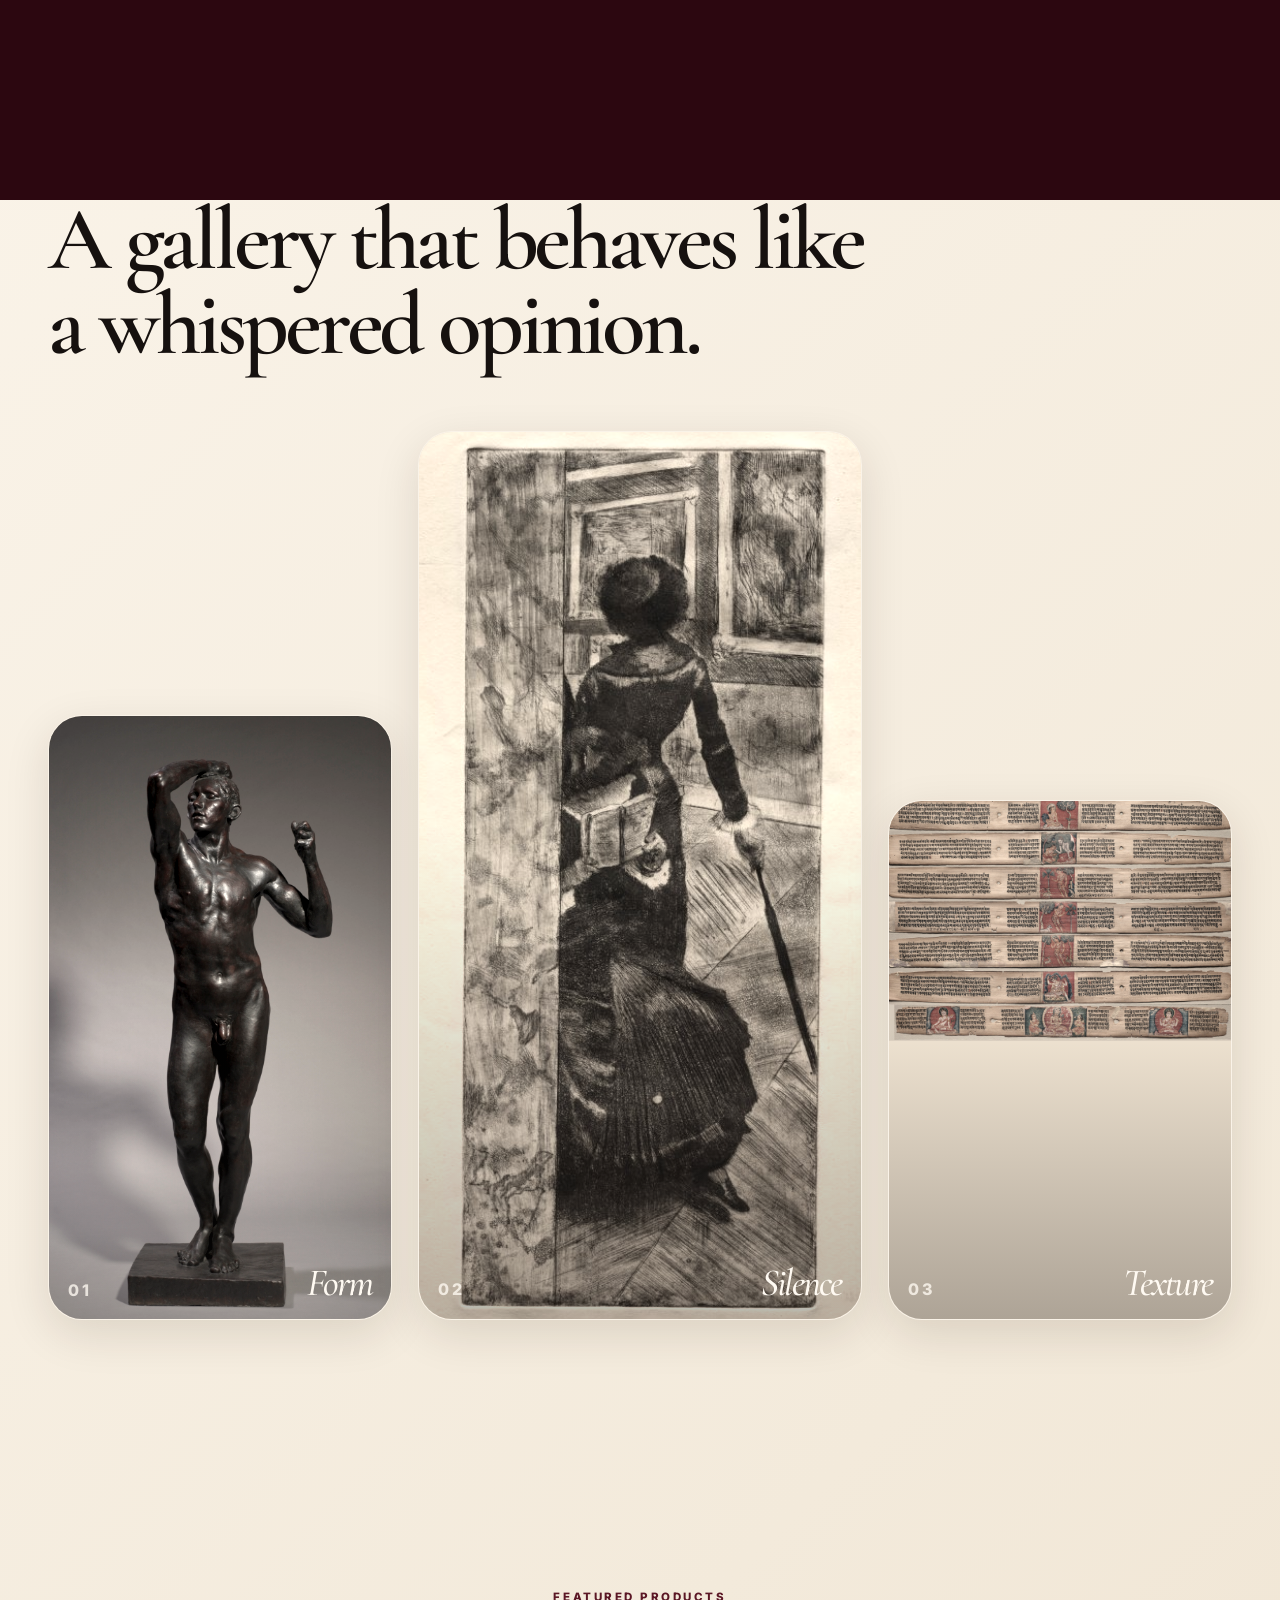
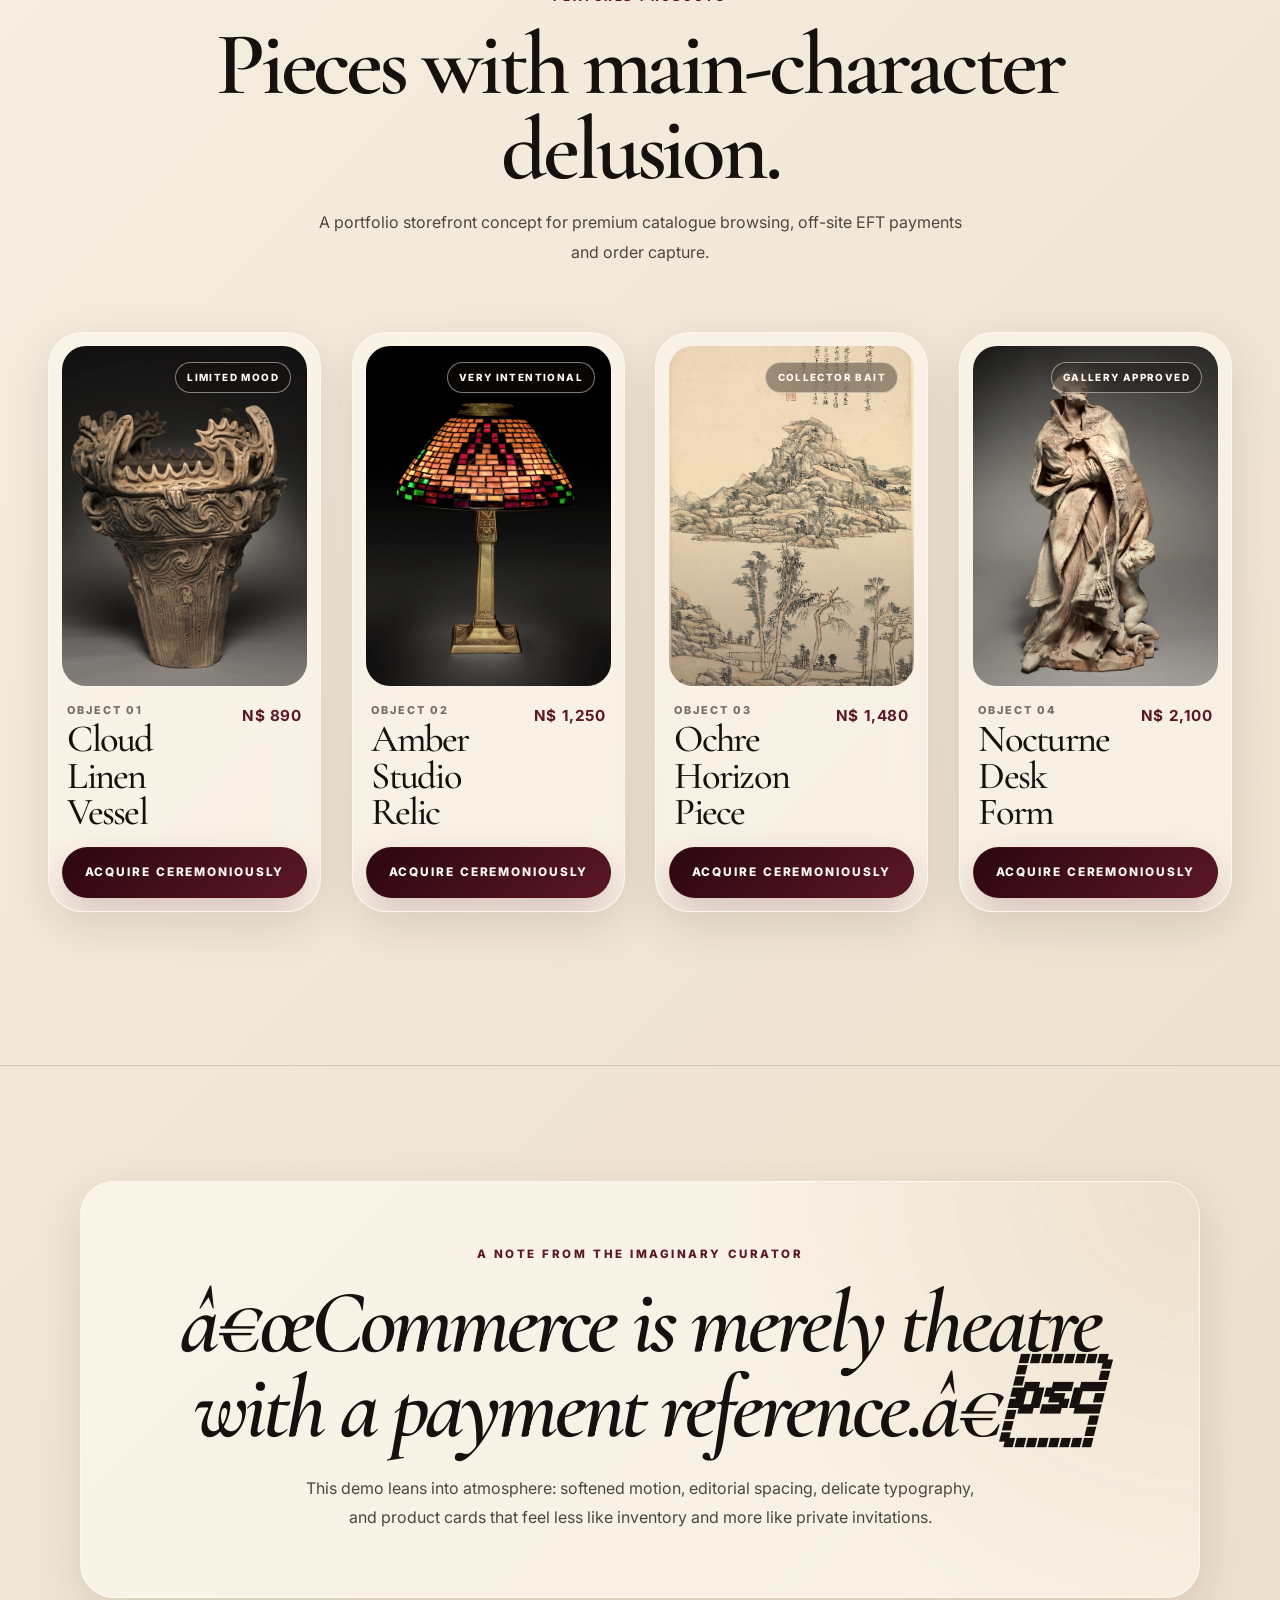
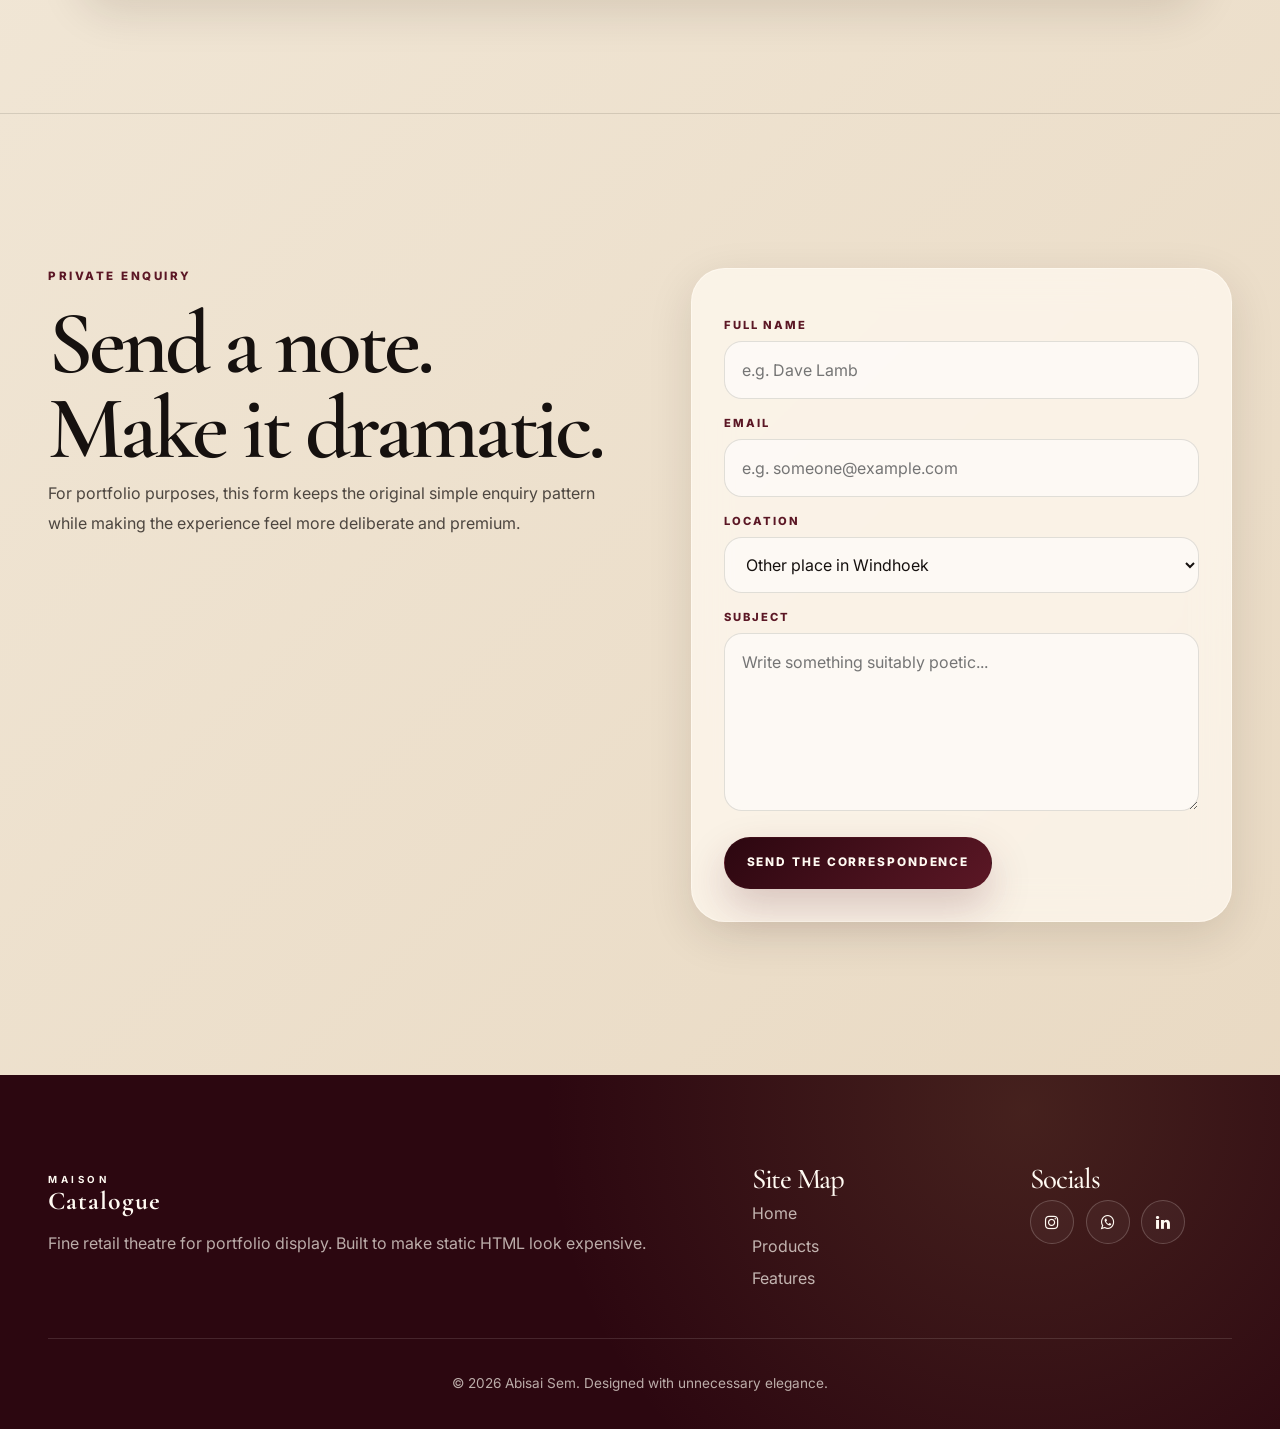
<file: Home.html>
﻿<!DOCTYPE html>
<html lang="en" data-page="home">
  <head>
    <meta charset="UTF-8" />
    <meta name="viewport" content="width=device-width, initial-scale=1.0" />
    <meta
      name="description"
      content="A refined portfolio demo catalogue with editorial product presentation, smooth transitions and elegant order flow."
    />
    <title>Maison Catalogue â€” Objects of Quiet Desire</title>

    <link rel="preconnect" href="https://fonts.googleapis.com" />
    <link rel="preconnect" href="https://fonts.gstatic.com" crossorigin />
    <link
      href="https://fonts.googleapis.com/css2?family=Cormorant+Garamond:wght@400;500;600;700&family=Inter:wght@300;400;500;600;700&display=swap"
      rel="stylesheet"
    />

    <link
      href="https://cdn.jsdelivr.net/npm/bootstrap@5.3.0/dist/css/bootstrap.min.css"
      rel="stylesheet"
      integrity="sha384-9ndCyUaIbzAi2FUVXJi0CjmCapSmO7SnpJef0486qhLnuZ2cdeRhO02iuK6FUUVM"
      crossorigin="anonymous"
    />
    <link
      rel="stylesheet"
      href="https://cdnjs.cloudflare.com/ajax/libs/font-awesome/4.7.0/css/font-awesome.min.css"
    />
    <link rel="stylesheet" href="css/style.css" />
  </head>
  <body>
    <div class="grain" aria-hidden="true"></div>
    <div class="page-transition" aria-hidden="true"></div>
    <div class="scroll-progress" aria-hidden="true"><span></span></div>

    <header class="site-header" role="banner">
      <nav class="navbar navbar-expand-lg atelier-nav" aria-label="Primary navigation">
        <div class="container-fluid px-3 px-lg-5">
          <a class="brand-mark page-link" href="Home.html" aria-label="Maison Catalogue home">
            <span>Maison</span>
            <strong>Catalogue</strong>
          </a>

          <button
            class="navbar-toggler atelier-toggler"
            type="button"
            data-bs-toggle="collapse"
            data-bs-target="#navmenu"
            aria-controls="navmenu"
            aria-expanded="false"
            aria-label="Toggle navigation"
          >
            <span></span>
            <span></span>
          </button>

          <div class="collapse navbar-collapse" id="navmenu">
            <ul class="navbar-nav ms-auto align-items-lg-center">
              <li class="nav-item"><a href="Home.html" class="nav-link active page-link">Home</a></li>
              <li class="nav-item"><a href="Products.html" class="nav-link page-link">Products</a></li>
              <li class="nav-item"><a href="Features.html" class="nav-link page-link">Features</a></li>
              <li class="nav-item nav-cta">
                <a href="#contact" class="btn btn-atelier btn-sm">Private enquiry</a>
              </li>
            </ul>
          </div>
        </div>
      </nav>
    </header>

    <main id="top">
      <section class="hero-section section-pad">
        <div class="container-fluid px-3 px-lg-5">
          <div class="hero-grid">
            <div class="hero-copy reveal">
              <p class="eyebrow">Catalogue No. 001 Â· Windhoek</p>
              <h1>Objects of quiet desire, arranged with unnecessary seriousness.</h1>
              <p class="hero-lede">
                A deliberately indulgent retail demo for a portfolio that refuses to be ordinary. Every card breathes, every image lingers, every click behaves like it studied abroad.
              </p>
              <div class="hero-actions">
                <a href="Products.html" class="btn btn-atelier page-link">View the collection</a>
                <a href="Features.html" class="text-link page-link">Read the manifesto</a>
              </div>
            </div>

            <div class="hero-media reveal reveal-delay-1" data-tilt-card>
              <div class="image-frame image-frame-large">
                <img
                  src="images/pretentious-hero-desk.jpg"
                  alt="Editorial catalogue model in refined styling"
                  onerror="this.onerror=null; this.src='images/pretentious-hero-desk.jpg';"
                />
              </div>
              <div class="floating-note">
                <span>Drop 01</span>
                <strong>The dramatic pause collection</strong>
              </div>
            </div>
          </div>
        </div>
      </section>

      <section class="marquee-strip" aria-label="Brand values">
        <div class="marquee-track">
          <span>Curated Â· Composed Â· Slightly Theatrical Â· Timelessly Overdressed Â·</span>
          <span>Curated Â· Composed Â· Slightly Theatrical Â· Timelessly Overdressed Â·</span>
        </div>
      </section>

      <section class="models-section section-pad-sm">
        <div class="container-fluid px-3 px-lg-5">
          <div class="section-heading reveal">
            <p class="eyebrow">Visual language</p>
            <h2>A gallery that behaves like a whispered opinion.</h2>
          </div>

          <div class="editorial-triptych">
            <article class="editorial-card reveal" data-tilt-card>
              <img
                src="images/pretentious-form-sculpture.jpg"
                alt="Catalogue editorial look one"
                onerror="this.onerror=null; this.src='images/pretentious-hero-desk.jpg';"
              />
              <div class="editorial-caption">
                <span>01</span>
                <h3>Form</h3>
              </div>
            </article>
            <article class="editorial-card reveal reveal-delay-1" data-tilt-card>
              <img
                src="images/pretentious-silence-gallery.jpg"
                alt="Catalogue editorial look two"
                onerror="this.onerror=null; this.src='images/pretentious-hero-desk.jpg';"
              />
              <div class="editorial-caption">
                <span>02</span>
                <h3>Silence</h3>
              </div>
            </article>
            <article class="editorial-card reveal reveal-delay-2" data-tilt-card>
              <img
                src="images/pretentious-texture-manuscript.jpg"
                alt="Catalogue editorial look three"
                onerror="this.onerror=null; this.src='images/pretentious-hero-desk.jpg';"
              />
              <div class="editorial-caption">
                <span>03</span>
                <h3>Texture</h3>
              </div>
            </article>
          </div>
        </div>
      </section>

      <section class="featured-products section-pad" id="collection">
        <div class="container-fluid px-3 px-lg-5">
          <div class="section-heading centered reveal">
            <p class="eyebrow">Featured products</p>
            <h2>Pieces with main-character delusion.</h2>
            <p>
              A portfolio storefront concept for premium catalogue browsing, off-site EFT payments and order capture.
            </p>
          </div>

          <div class="product-grid product-grid-home">
            <article class="product-card reveal" data-tilt-card>
              <div class="product-image">
                <img
                  src="images/pretentious-cloud-vessel.jpg"
                  alt="Maison linen object"
                  onerror="this.onerror=null; this.src='images/pretentious-hero-desk.jpg';"
                />
                <span class="product-badge">Limited mood</span>
              </div>
              <div class="product-body">
                <div>
                  <p class="product-kicker">Object 01</p>
                  <h3>Cloud Linen Vessel</h3>
                </div>
                <strong>N$ 890</strong>
              </div>
              <button
                type="button"
                class="btn btn-atelier w-100 order-button"
                data-bs-toggle="modal"
                data-bs-target="#order-form"
                data-product="Cloud Linen Vessel"
                data-price="N$ 890"
              >
                Acquire ceremoniously
              </button>
            </article>

            <article class="product-card reveal reveal-delay-1" data-tilt-card>
              <div class="product-image">
                <img
                  src="images/pretentious-amber-lamp.jpg"
                  alt="Maison carved object"
                  onerror="this.onerror=null; this.src='images/pretentious-hero-desk.jpg';"
                />
                <span class="product-badge">Very intentional</span>
              </div>
              <div class="product-body">
                <div>
                  <p class="product-kicker">Object 02</p>
                  <h3>Amber Studio Relic</h3>
                </div>
                <strong>N$ 1,250</strong>
              </div>
              <button
                type="button"
                class="btn btn-atelier w-100 order-button"
                data-bs-toggle="modal"
                data-bs-target="#order-form"
                data-product="Amber Studio Relic"
                data-price="N$ 1,250"
              >
                Acquire ceremoniously
              </button>
            </article>

            <article class="product-card reveal reveal-delay-2" data-tilt-card>
              <div class="product-image">
                <img
                  src="images/pretentious-ochre-landscape.jpg"
                  alt="Maison landscape inspired object"
                  onerror="this.onerror=null; this.src='images/pretentious-hero-desk.jpg';"
                />
                <span class="product-badge">Collector bait</span>
              </div>
              <div class="product-body">
                <div>
                  <p class="product-kicker">Object 03</p>
                  <h3>Ochre Horizon Piece</h3>
                </div>
                <strong>N$ 1,480</strong>
              </div>
              <button
                type="button"
                class="btn btn-atelier w-100 order-button"
                data-bs-toggle="modal"
                data-bs-target="#order-form"
                data-product="Ochre Horizon Piece"
                data-price="N$ 1,480"
              >
                Acquire ceremoniously
              </button>
            </article>

            <article class="product-card reveal reveal-delay-3" data-tilt-card>
              <div class="product-image">
                <img
                  src="images/pretentious-nocturne-bronze.jpg"
                  alt="Maison dark sculptural object"
                  onerror="this.onerror=null; this.src='images/pretentious-hero-desk.jpg';"
                />
                <span class="product-badge">Gallery approved</span>
              </div>
              <div class="product-body">
                <div>
                  <p class="product-kicker">Object 04</p>
                  <h3>Nocturne Desk Form</h3>
                </div>
                <strong>N$ 2,100</strong>
              </div>
              <button
                type="button"
                class="btn btn-atelier w-100 order-button"
                data-bs-toggle="modal"
                data-bs-target="#order-form"
                data-product="Nocturne Desk Form"
                data-price="N$ 2,100"
              >
                Acquire ceremoniously
              </button>
            </article>
          </div>
        </div>
      </section>

      <section class="manifesto-band section-pad-sm">
        <div class="container-fluid px-3 px-lg-5">
          <div class="manifesto-card reveal">
            <p class="eyebrow">A note from the imaginary curator</p>
            <h2>â€œCommerce is merely theatre with a payment reference.â€</h2>
            <p>
              This demo leans into atmosphere: softened motion, editorial spacing, delicate typography, and product cards that feel less like inventory and more like private invitations.
            </p>
          </div>
        </div>
      </section>

      <section class="contact-form section-pad" id="contact">
        <div class="container-fluid px-3 px-lg-5">
          <div class="contact-grid">
            <div class="contact-copy reveal">
              <p class="eyebrow">Private enquiry</p>
              <h2>Send a note. Make it dramatic.</h2>
              <p>
                For portfolio purposes, this form keeps the original simple enquiry pattern while making the experience feel more deliberate and premium.
              </p>
            </div>

            <form
              class="atelier-form reveal reveal-delay-1"
              action="https://formsubmit.co/abisaisem@gmail.com"
              method="POST"
            >
              <label for="fname">Full Name</label>
              <input type="text" id="fname" name="fullname" placeholder="e.g. Dave Lamb" required />

              <label for="email">Email</label>
              <input type="email" id="email" name="email" placeholder="e.g. someone@example.com" required />

              <label for="location">Location</label>
              <select id="location" name="location">
                <option value="other-place-in-windhoek">Other place in Windhoek</option>
                <option value="windhoek/west">Windhoek/West</option>
                <option value="windhoek/north">Windhoek/North</option>
                <option value="khomasdal">Khomasdal</option>
                <option value="rhino-park">Rhino Park</option>
                <option value="katutura">Katutura</option>
              </select>

              <label for="subject">Subject</label>
              <textarea id="subject" name="subject" placeholder="Write something suitably poetic..." rows="6"></textarea>

              <button type="submit" class="btn btn-atelier">Send the correspondence</button>
            </form>
          </div>
        </div>
      </section>
    </main>

    <footer class="site-footer">
      <div class="container-fluid px-3 px-lg-5">
        <div class="footer-grid">
          <div>
            <a class="brand-mark footer-brand page-link" href="Home.html">
              <span>Maison</span>
              <strong>Catalogue</strong>
            </a>
            <p>Fine retail theatre for portfolio display. Built to make static HTML look expensive.</p>
          </div>
          <div>
            <h3>Site Map</h3>
            <a href="Home.html" class="page-link">Home</a>
            <a href="Products.html" class="page-link">Products</a>
            <a href="Features.html" class="page-link">Features</a>
          </div>
          <div>
            <h3>Socials</h3>
            <div class="social-links">
              <a href="#" aria-label="Instagram"><i class="fa fa-instagram" aria-hidden="true"></i></a>
              <a href="#" aria-label="WhatsApp"><i class="fa fa-whatsapp" aria-hidden="true"></i></a>
              <a href="#" aria-label="LinkedIn"><i class="fa fa-linkedin" aria-hidden="true"></i></a>
            </div>
          </div>
        </div>
        <p class="creator-credit">&copy; 2026 Abisai Sem. Designed with unnecessary elegance.</p>
      </div>
    </footer>

    <div
      class="modal fade atelier-modal"
      id="order-form"
      tabindex="-1"
      aria-labelledby="order-formLabel"
      aria-hidden="true"
    >
      <div class="modal-dialog modal-dialog-centered">
        <div class="modal-content">
          <div class="modal-header">
            <div>
              <p class="eyebrow mb-1">Acquisition request</p>
              <h5 class="modal-title" id="order-formLabel">Order Form</h5>
            </div>
            <button type="button" class="btn-close" data-bs-dismiss="modal" aria-label="Close"></button>
          </div>
          <div class="modal-body">
            <p class="lead">Complete the ritual. We shall handle the rest with poise.</p>
            <form action="https://sheetdb.io/api/v1/4oexzmvyimadm" method="POST" id="sheetdb-form">
              <label for="fullName" class="col-form-label">Full name</label>
              <input type="text" class="form-control" id="fullName" name="data[Full-Name]" placeholder="e.g. Dave Lamb" required />

              <label for="cell-phone-number" class="col-form-label">Cell phone number</label>
              <input type="text" class="form-control" id="cell-phone-number" name="data[Cell-Phone-No]" placeholder="e.g. +264 81 536 7343" required />

              <label for="location2" class="col-form-label">Location</label>
              <input type="text" class="form-control" id="location2" name="data[Location]" placeholder="e.g. Khomasdal" required />

              <label for="item-ordered" class="col-form-label">Item ordered</label>
              <input type="text" class="form-control" id="item-ordered" name="data[Item-ordered]" placeholder="e.g. Cloud Linen Vessel" required />

              <label for="quantity-of-item" class="col-form-label">Quantity of item</label>
              <input type="number" min="1" class="form-control" id="quantity-of-item" name="data[Quantity-of-Item]" placeholder="e.g. 1" required />

              <button type="submit" class="btn btn-atelier w-100 mt-4">Confirm Order</button>
            </form>
          </div>
        </div>
      </div>
    </div>

    <script
      src="https://cdn.jsdelivr.net/npm/bootstrap@5.3.0/dist/js/bootstrap.bundle.min.js"
      integrity="sha384-geWF76RCwLtnZ8qwWowPQNguL3RmwHVBC9FhGdlKrxdiJJigb/j/68SIy3Te4Bkz"
      crossorigin="anonymous"
    ></script>
    <script src="js/script.js"></script>
  </body>
</html>
</file>
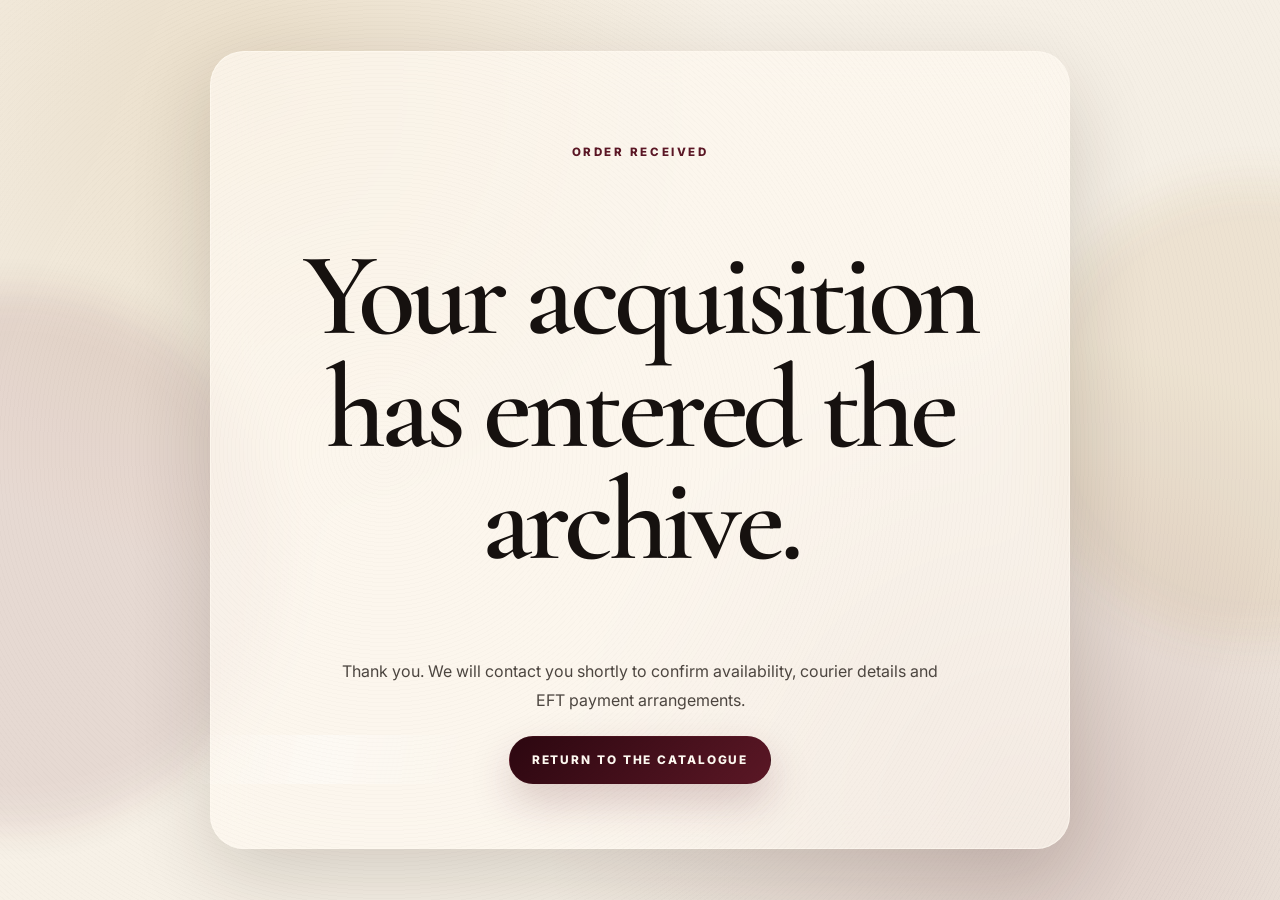
<file: Order-message.html>
<!DOCTYPE html>
<html lang="en" data-page="success">
  <head>
    <meta charset="UTF-8" />
    <meta name="viewport" content="width=device-width, initial-scale=1.0" />
    <title>Maison Catalogue — Order Received</title>
    <link rel="preconnect" href="https://fonts.googleapis.com" />
    <link rel="preconnect" href="https://fonts.gstatic.com" crossorigin />
    <link href="https://fonts.googleapis.com/css2?family=Cormorant+Garamond:wght@400;600;700&family=Inter:wght@300;400;500;600&display=swap" rel="stylesheet" />
    <link rel="stylesheet" href="css/style.css" />
  </head>
  <body class="success-body">
    <div class="grain" aria-hidden="true"></div>
    <main class="success-wrap reveal visible">
      <div class="success-card">
        <p class="eyebrow">Order received</p>
        <h1>Your acquisition has entered the archive.</h1>
        <p>
          Thank you. We will contact you shortly to confirm availability, courier details and EFT payment arrangements.
        </p>
        <a class="btn btn-atelier" href="Home.html">Return to the catalogue</a>
      </div>
    </main>
  </body>
</html>
</file>
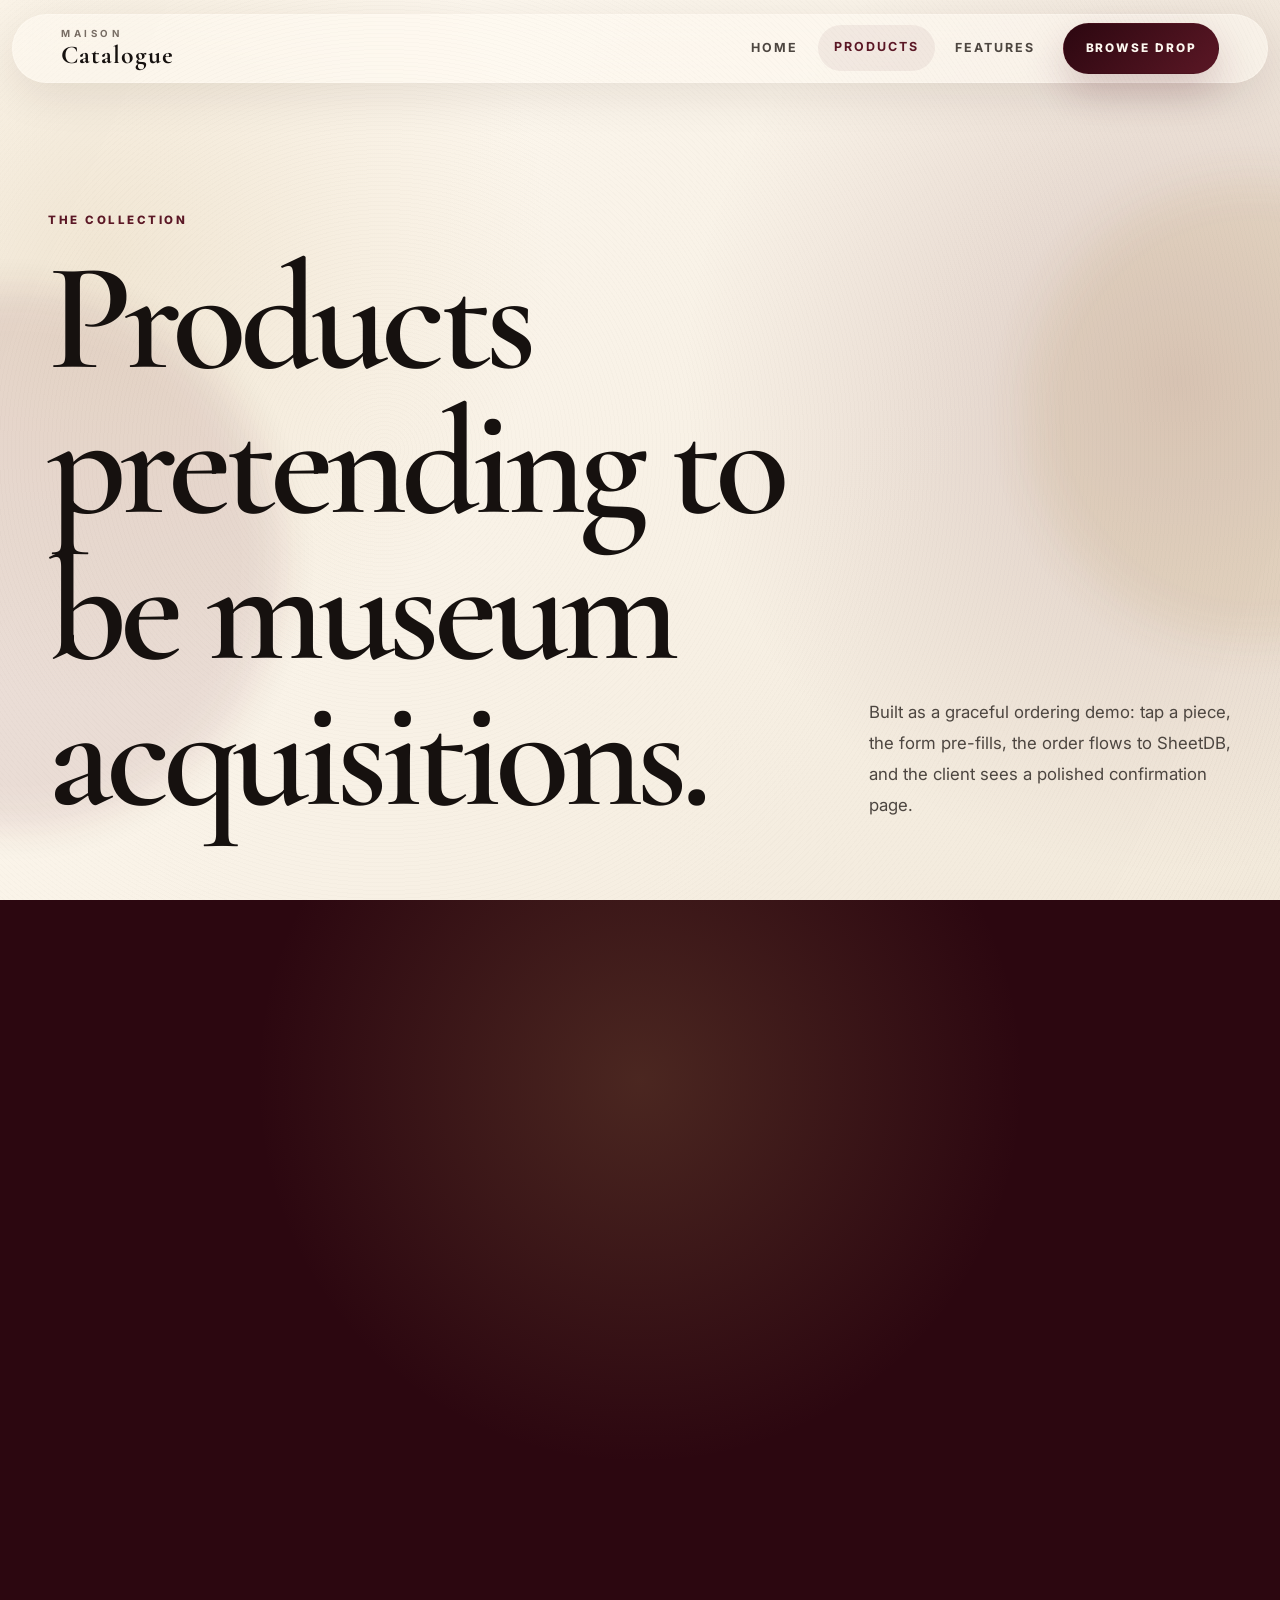
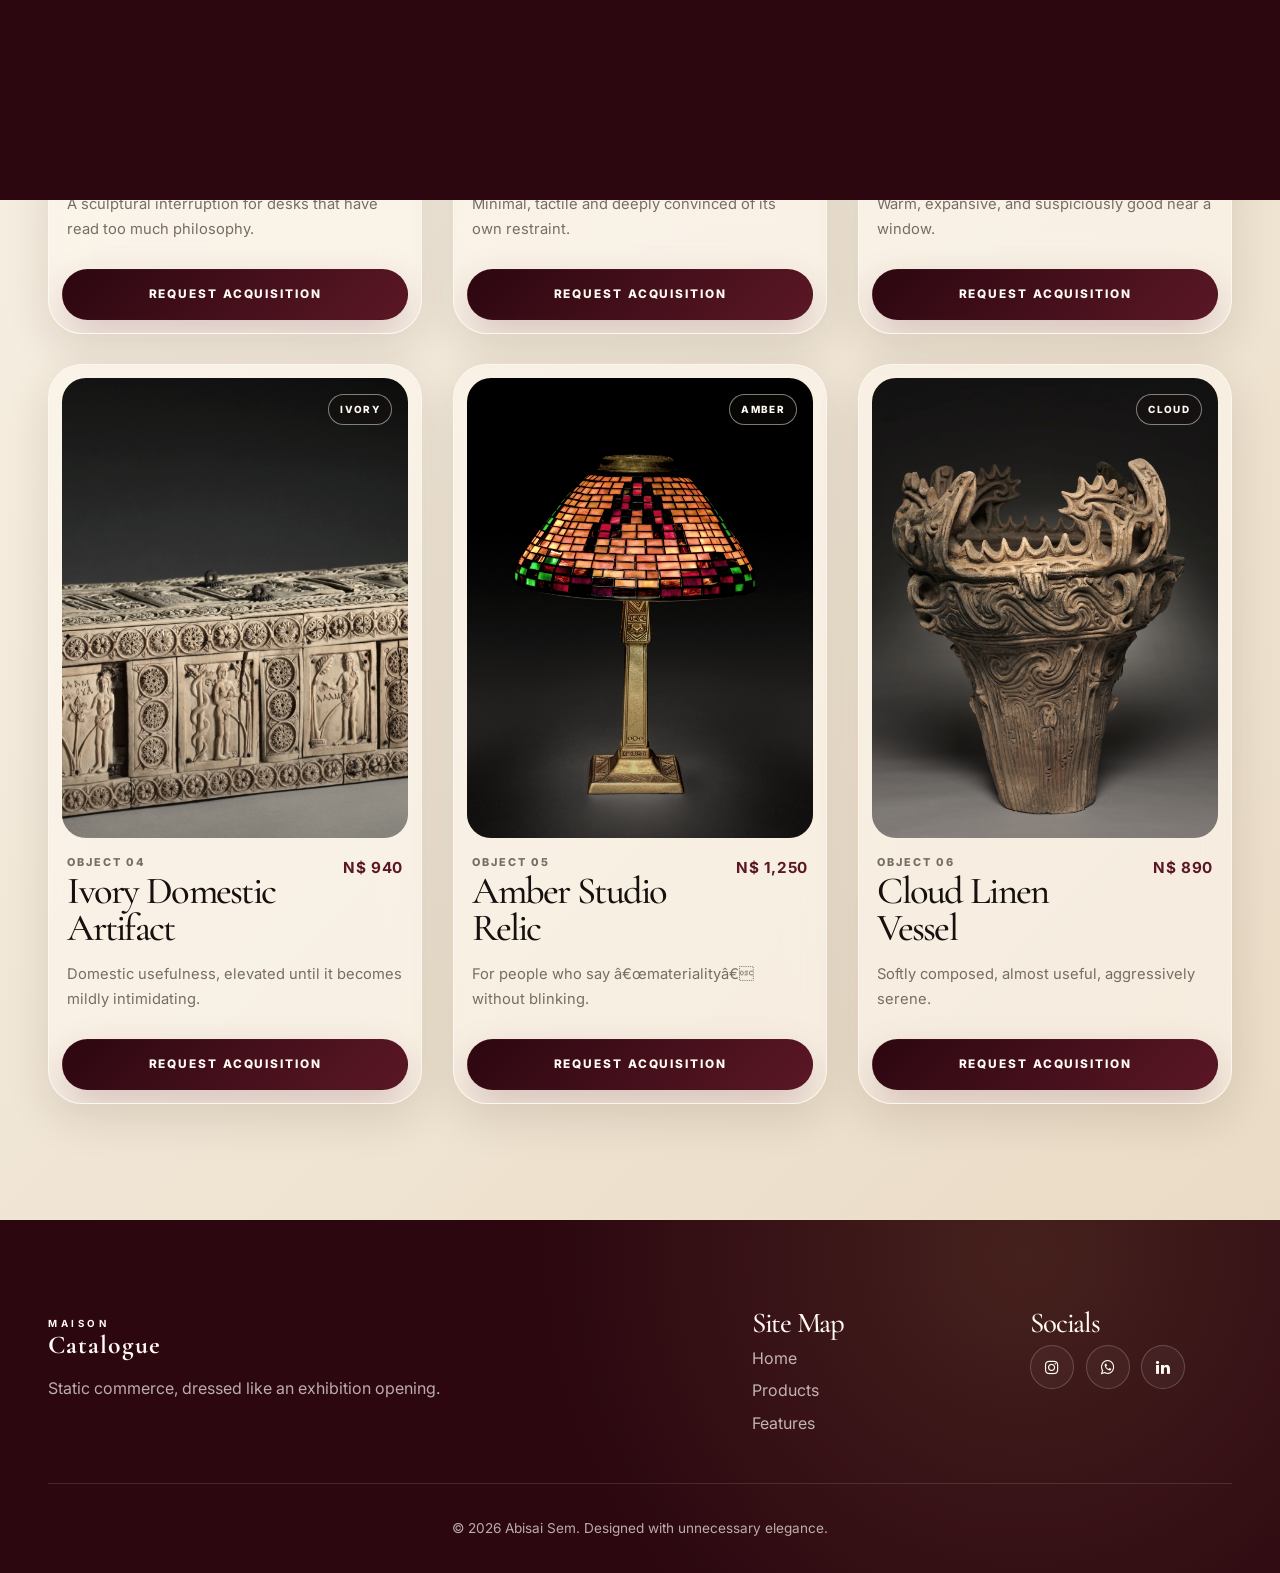
<file: Products.html>
﻿<!DOCTYPE html>
<html lang="en" data-page="products">
  <head>
    <meta charset="UTF-8" />
    <meta name="viewport" content="width=device-width, initial-scale=1.0" />
    <meta name="description" content="A sophisticated editorial product grid for a static portfolio catalogue demo." />
    <title>Maison Catalogue â€” Product Collection</title>

    <link rel="preconnect" href="https://fonts.googleapis.com" />
    <link rel="preconnect" href="https://fonts.gstatic.com" crossorigin />
    <link
      href="https://fonts.googleapis.com/css2?family=Cormorant+Garamond:wght@400;500;600;700&family=Inter:wght@300;400;500;600;700&display=swap"
      rel="stylesheet"
    />
    <link
      href="https://cdn.jsdelivr.net/npm/bootstrap@5.3.0/dist/css/bootstrap.min.css"
      rel="stylesheet"
      integrity="sha384-9ndCyUaIbzAi2FUVXJi0CjmCapSmO7SnpJef0486qhLnuZ2cdeRhO02iuK6FUUVM"
      crossorigin="anonymous"
    />
    <link
      rel="stylesheet"
      href="https://cdnjs.cloudflare.com/ajax/libs/font-awesome/4.7.0/css/font-awesome.min.css"
    />
    <link rel="stylesheet" href="css/style.css" />
  </head>
  <body>
    <div class="grain" aria-hidden="true"></div>
    <div class="page-transition" aria-hidden="true"></div>
    <div class="scroll-progress" aria-hidden="true"><span></span></div>

    <header class="site-header" role="banner">
      <nav class="navbar navbar-expand-lg atelier-nav" aria-label="Primary navigation">
        <div class="container-fluid px-3 px-lg-5">
          <a class="brand-mark page-link" href="Home.html"><span>Maison</span><strong>Catalogue</strong></a>
          <button
            class="navbar-toggler atelier-toggler"
            type="button"
            data-bs-toggle="collapse"
            data-bs-target="#navmenu"
            aria-controls="navmenu"
            aria-expanded="false"
            aria-label="Toggle navigation"
          >
            <span></span><span></span>
          </button>
          <div class="collapse navbar-collapse" id="navmenu">
            <ul class="navbar-nav ms-auto align-items-lg-center">
              <li class="nav-item"><a href="Home.html" class="nav-link page-link">Home</a></li>
              <li class="nav-item"><a href="Products.html" class="nav-link active page-link">Products</a></li>
              <li class="nav-item"><a href="Features.html" class="nav-link page-link">Features</a></li>
              <li class="nav-item nav-cta"><a href="#collection" class="btn btn-atelier btn-sm">Browse drop</a></li>
            </ul>
          </div>
        </div>
      </nav>
    </header>

    <main>
      <section class="page-hero section-pad-sm">
        <div class="container-fluid px-3 px-lg-5">
          <div class="page-hero-grid">
            <div class="reveal">
              <p class="eyebrow">The collection</p>
              <h1>Products pretending to be museum acquisitions.</h1>
            </div>
            <p class="reveal reveal-delay-1">
              Built as a graceful ordering demo: tap a piece, the form pre-fills, the order flows to SheetDB, and the client sees a polished confirmation page.
            </p>
          </div>
        </div>
      </section>

      <section class="products-body section-pad-sm" id="collection">
        <div class="container-fluid px-3 px-lg-5">
          <div class="collection-toolbar reveal">
            <div>
              <p class="eyebrow">Edition 2026</p>
              <h2>Six unreasonably serious objects</h2>
            </div>
            <div class="toolbar-pills" aria-label="Collection filters">
              <span>All</span>
              <span>Studio</span>
              <span>Collector</span>
            </div>
          </div>

          <div class="product-grid">
            <article class="product-card reveal" data-tilt-card>
              <div class="product-image tall">
                <img src="images/pretentious-nocturne-bronze.jpg" alt="Nocturne Desk Form" onerror="this.onerror=null; this.src='images/pretentious-hero-desk.jpg';" />
                <span class="product-badge">Nocturne</span>
              </div>
              <div class="product-body"><div><p class="product-kicker">Object 01</p><h3>Nocturne Desk Form</h3></div><strong>N$ 2,100</strong></div>
              <p class="product-note">A sculptural interruption for desks that have read too much philosophy.</p>
              <button type="button" class="btn btn-atelier w-100 order-button" data-bs-toggle="modal" data-bs-target="#order-form" data-product="Nocturne Desk Form" data-price="N$ 2,100">Request acquisition</button>
            </article>

            <article class="product-card reveal reveal-delay-1" data-tilt-card>
              <div class="product-image tall">
                <img src="images/pretentious-graphite-sitar.jpg" alt="Graphite Listening Piece" onerror="this.onerror=null; this.src='images/pretentious-hero-desk.jpg';" />
                <span class="product-badge">Graphite</span>
              </div>
              <div class="product-body"><div><p class="product-kicker">Object 02</p><h3>Graphite Listening Piece</h3></div><strong>N$ 1,780</strong></div>
              <p class="product-note">Minimal, tactile and deeply convinced of its own restraint.</p>
              <button type="button" class="btn btn-atelier w-100 order-button" data-bs-toggle="modal" data-bs-target="#order-form" data-product="Graphite Listening Piece" data-price="N$ 1,780">Request acquisition</button>
            </article>

            <article class="product-card reveal reveal-delay-2" data-tilt-card>
              <div class="product-image tall">
                <img src="images/pretentious-ochre-landscape.jpg" alt="Ochre Horizon Piece" onerror="this.onerror=null; this.src='images/pretentious-hero-desk.jpg';" />
                <span class="product-badge">Ochre</span>
              </div>
              <div class="product-body"><div><p class="product-kicker">Object 03</p><h3>Ochre Horizon Piece</h3></div><strong>N$ 1,480</strong></div>
              <p class="product-note">Warm, expansive, and suspiciously good near a window.</p>
              <button type="button" class="btn btn-atelier w-100 order-button" data-bs-toggle="modal" data-bs-target="#order-form" data-product="Ochre Horizon Piece" data-price="N$ 1,480">Request acquisition</button>
            </article>

            <article class="product-card reveal" data-tilt-card>
              <div class="product-image tall">
                <img src="images/pretentious-ivory-box.jpg" alt="Ivory Domestic Artifact" onerror="this.onerror=null; this.src='images/pretentious-hero-desk.jpg';" />
                <span class="product-badge">Ivory</span>
              </div>
              <div class="product-body"><div><p class="product-kicker">Object 04</p><h3>Ivory Domestic Artifact</h3></div><strong>N$ 940</strong></div>
              <p class="product-note">Domestic usefulness, elevated until it becomes mildly intimidating.</p>
              <button type="button" class="btn btn-atelier w-100 order-button" data-bs-toggle="modal" data-bs-target="#order-form" data-product="Ivory Domestic Artifact" data-price="N$ 940">Request acquisition</button>
            </article>

            <article class="product-card reveal reveal-delay-1" data-tilt-card>
              <div class="product-image tall">
                <img src="images/pretentious-amber-lamp.jpg" alt="Amber Studio Relic" onerror="this.onerror=null; this.src='images/pretentious-hero-desk.jpg';" />
                <span class="product-badge">Amber</span>
              </div>
              <div class="product-body"><div><p class="product-kicker">Object 05</p><h3>Amber Studio Relic</h3></div><strong>N$ 1,250</strong></div>
              <p class="product-note">For people who say â€œmaterialityâ€ without blinking.</p>
              <button type="button" class="btn btn-atelier w-100 order-button" data-bs-toggle="modal" data-bs-target="#order-form" data-product="Amber Studio Relic" data-price="N$ 1,250">Request acquisition</button>
            </article>

            <article class="product-card reveal reveal-delay-2" data-tilt-card>
              <div class="product-image tall">
                <img src="images/pretentious-cloud-vessel.jpg" alt="Cloud Linen Vessel" onerror="this.onerror=null; this.src='images/pretentious-hero-desk.jpg';" />
                <span class="product-badge">Cloud</span>
              </div>
              <div class="product-body"><div><p class="product-kicker">Object 06</p><h3>Cloud Linen Vessel</h3></div><strong>N$ 890</strong></div>
              <p class="product-note">Softly composed, almost useful, aggressively serene.</p>
              <button type="button" class="btn btn-atelier w-100 order-button" data-bs-toggle="modal" data-bs-target="#order-form" data-product="Cloud Linen Vessel" data-price="N$ 890">Request acquisition</button>
            </article>
          </div>
        </div>
      </section>
    </main>

    <footer class="site-footer">
      <div class="container-fluid px-3 px-lg-5">
        <div class="footer-grid">
          <div><a class="brand-mark footer-brand page-link" href="Home.html"><span>Maison</span><strong>Catalogue</strong></a><p>Static commerce, dressed like an exhibition opening.</p></div>
          <div><h3>Site Map</h3><a href="Home.html" class="page-link">Home</a><a href="Products.html" class="page-link">Products</a><a href="Features.html" class="page-link">Features</a></div>
          <div><h3>Socials</h3><div class="social-links"><a href="#" aria-label="Instagram"><i class="fa fa-instagram"></i></a><a href="#" aria-label="WhatsApp"><i class="fa fa-whatsapp"></i></a><a href="#" aria-label="LinkedIn"><i class="fa fa-linkedin"></i></a></div></div>
        </div>
        <p class="creator-credit">&copy; 2026 Abisai Sem. Designed with unnecessary elegance.</p>
      </div>
    </footer>

    <div class="modal fade atelier-modal" id="order-form" tabindex="-1" aria-labelledby="order-formLabel" aria-hidden="true">
      <div class="modal-dialog modal-dialog-centered">
        <div class="modal-content">
          <div class="modal-header">
            <div><p class="eyebrow mb-1">Acquisition request</p><h5 class="modal-title" id="order-formLabel">Order Form</h5></div>
            <button type="button" class="btn-close" data-bs-dismiss="modal" aria-label="Close"></button>
          </div>
          <div class="modal-body">
            <p class="lead">A little formality before the courier enters the story.</p>
            <form action="https://sheetdb.io/api/v1/4oexzmvyimadm" method="POST" id="sheetdb-form">
              <label for="fullName" class="col-form-label">Full name</label>
              <input type="text" class="form-control" id="fullName" name="data[Full-Name]" placeholder="e.g. Dave Lamb" required />
              <label for="cell-phone-number" class="col-form-label">Cell phone number</label>
              <input type="text" class="form-control" id="cell-phone-number" name="data[Cell-Phone-No]" placeholder="e.g. +264 81 536 7343" required />
              <label for="location2" class="col-form-label">Location</label>
              <input type="text" class="form-control" id="location2" name="data[Location]" placeholder="e.g. Khomasdal" required />
              <label for="item-ordered" class="col-form-label">Item ordered</label>
              <input type="text" class="form-control" id="item-ordered" name="data[Item-ordered]" placeholder="e.g. Cloud Linen Vessel" required />
              <label for="quantity-of-item" class="col-form-label">Quantity of item</label>
              <input type="number" min="1" class="form-control" id="quantity-of-item" name="data[Quantity-of-Item]" placeholder="e.g. 1" required />
              <button type="submit" class="btn btn-atelier w-100 mt-4">Confirm Order</button>
            </form>
          </div>
        </div>
      </div>
    </div>

    <script src="https://cdn.jsdelivr.net/npm/bootstrap@5.3.0/dist/js/bootstrap.bundle.min.js" integrity="sha384-geWF76RCwLtnZ8qwWowPQNguL3RmwHVBC9FhGdlKrxdiJJigb/j/68SIy3Te4Bkz" crossorigin="anonymous"></script>
    <script src="js/script.js"></script>
  </body>
</html>
</file>
<file: css/style.css>
:root {
  --ink: #16110f;
  --ink-soft: #4d4640;
  --muted: #786d64;
  --paper: #f7f1e7;
  --paper-2: #efe3d1;
  --paper-3: #fffaf2;
  --wine: #5b1725;
  --wine-dark: #2c0710;
  --gold: #b9975b;
  --gold-soft: rgba(185, 151, 91, 0.28);
  --line: rgba(22, 17, 15, 0.12);
  --glass: rgba(255, 250, 242, 0.72);
  --shadow: 0 28px 80px rgba(40, 23, 12, 0.16);
  --shadow-soft: 0 14px 45px rgba(40, 23, 12, 0.12);
  --font-serif: "Cormorant Garamond", Georgia, serif;
  --font-sans: "Inter", system-ui, -apple-system, BlinkMacSystemFont, "Segoe UI", sans-serif;
  --radius-xl: 34px;
  --radius-lg: 24px;
  --radius-md: 16px;
  --ease: cubic-bezier(0.16, 1, 0.3, 1);
}

* {
  box-sizing: border-box;
}

html {
  scroll-behavior: smooth;
  scroll-padding-top: 110px;
}

body {
  min-height: 100vh;
  margin: 0;
  color: var(--ink);
  font-family: var(--font-sans);
  background:
    radial-gradient(circle at 8% 8%, rgba(185, 151, 91, 0.18), transparent 28rem),
    radial-gradient(circle at 92% 12%, rgba(91, 23, 37, 0.16), transparent 31rem),
    linear-gradient(135deg, #fffaf2 0%, #f3eadb 52%, #e8d8c1 100%);
  overflow-x: hidden;
}

body::before,
body::after {
  content: "";
  position: fixed;
  pointer-events: none;
  z-index: -1;
  border-radius: 999px;
  filter: blur(20px);
  opacity: 0.85;
}

body::before {
  width: 42vw;
  height: 42vw;
  left: -20vw;
  bottom: 8vh;
  background: rgba(91, 23, 37, 0.12);
}

body::after {
  width: 36vw;
  height: 36vw;
  right: -16vw;
  top: 20vh;
  background: rgba(185, 151, 91, 0.16);
}

::selection {
  background: var(--wine);
  color: var(--paper-3);
}

img {
  display: block;
  width: 100%;
  max-width: 100%;
}

a {
  color: inherit;
  text-decoration: none;
}

p {
  color: var(--ink-soft);
  line-height: 1.85;
}

h1,
h2,
h3,
h4,
h5 {
  font-family: var(--font-serif);
  letter-spacing: -0.045em;
  line-height: 0.95;
  color: var(--ink);
}

h1 {
  font-size: clamp(4rem, 12vw, 11.5rem);
  font-weight: 600;
}

h2 {
  font-size: clamp(2.7rem, 7vw, 6.8rem);
  font-weight: 600;
}

h3 {
  font-size: clamp(1.65rem, 3vw, 2.55rem);
}

button,
input,
select,
textarea {
  font: inherit;
}

.grain {
  position: fixed;
  inset: 0;
  z-index: 9999;
  pointer-events: none;
  opacity: 0.24;
  mix-blend-mode: multiply;
  background-image:
    linear-gradient(115deg, rgba(255, 255, 255, 0.05), rgba(0, 0, 0, 0.03)),
    repeating-radial-gradient(circle at 30% 50%, rgba(0, 0, 0, 0.05) 0 1px, transparent 1px 4px);
}

.scroll-progress {
  position: fixed;
  top: 0;
  left: 0;
  z-index: 1200;
  width: 100%;
  height: 3px;
  background: transparent;
}

.scroll-progress span {
  display: block;
  width: 0%;
  height: 100%;
  background: linear-gradient(90deg, var(--wine), var(--gold));
  box-shadow: 0 0 18px rgba(91, 23, 37, 0.5);
}

.page-transition {
  position: fixed;
  inset: 0;
  z-index: 1300;
  pointer-events: none;
  transform: translateY(100%);
  background:
    radial-gradient(circle at 50% 20%, rgba(185, 151, 91, 0.22), transparent 24rem),
    var(--wine-dark);
  transition: transform 780ms var(--ease);
}

.page-transition.is-active {
  transform: translateY(0%);
}

.section-pad {
  padding: clamp(6rem, 12vw, 11rem) 0;
}

.section-pad-sm {
  padding: clamp(4.5rem, 9vw, 8rem) 0;
}

.site-header {
  position: sticky;
  top: 0;
  z-index: 1100;
  padding: 14px 0;
}

.atelier-nav {
  width: min(1480px, calc(100% - 24px));
  margin: 0 auto;
  border: 1px solid rgba(255, 250, 242, 0.48);
  border-radius: 999px;
  background: rgba(255, 250, 242, 0.62);
  box-shadow: 0 12px 45px rgba(40, 23, 12, 0.09);
  backdrop-filter: blur(22px);
  -webkit-backdrop-filter: blur(22px);
}

.brand-mark {
  display: inline-grid;
  gap: 0;
  min-width: max-content;
  text-transform: uppercase;
  letter-spacing: 0.22em;
  line-height: 1;
}

.brand-mark span {
  color: var(--muted);
  font-family: var(--font-sans);
  font-size: 0.61rem;
  font-weight: 700;
}

.brand-mark strong {
  margin-top: 3px;
  color: var(--ink);
  font-family: var(--font-serif);
  font-size: clamp(1.35rem, 2vw, 1.8rem);
  font-weight: 700;
  letter-spacing: 0.04em;
  text-transform: none;
}

.navbar-nav {
  gap: 0.25rem;
}

.atelier-nav .nav-link {
  position: relative;
  border-radius: 999px;
  color: var(--ink-soft);
  font-size: 0.78rem;
  font-weight: 700;
  letter-spacing: 0.16em;
  padding: 0.85rem 1rem !important;
  text-transform: uppercase;
  transition: color 250ms ease, background 250ms ease, transform 250ms ease;
}

.atelier-nav .nav-link:hover,
.atelier-nav .nav-link.active {
  color: var(--wine);
  background: rgba(91, 23, 37, 0.06);
  transform: translateY(-1px);
}

.nav-cta {
  margin-left: 0.5rem;
}

.atelier-toggler {
  width: 46px;
  height: 46px;
  border: 1px solid var(--line);
  border-radius: 999px;
  box-shadow: none !important;
}

.atelier-toggler span {
  display: block;
  width: 18px;
  height: 1px;
  margin: 5px auto;
  background: var(--ink);
}

.btn-atelier {
  position: relative;
  isolation: isolate;
  overflow: hidden;
  border: 1px solid rgba(91, 23, 37, 0.22);
  border-radius: 999px;
  color: var(--paper-3) !important;
  background: linear-gradient(135deg, var(--wine-dark), var(--wine));
  box-shadow: 0 18px 40px rgba(91, 23, 37, 0.21);
  font-size: 0.74rem;
  font-weight: 800;
  letter-spacing: 0.16em;
  padding: 0.98rem 1.35rem;
  text-transform: uppercase;
  transition: transform 420ms var(--ease), box-shadow 420ms var(--ease), border-color 420ms ease;
}

.btn-atelier::after {
  content: "";
  position: absolute;
  inset: -2px;
  z-index: -1;
  transform: translateX(-120%) skewX(-12deg);
  background: linear-gradient(90deg, transparent, rgba(255, 255, 255, 0.38), transparent);
  transition: transform 820ms var(--ease);
}

.btn-atelier:hover {
  transform: translateY(-4px);
  border-color: rgba(185, 151, 91, 0.8);
  box-shadow: 0 24px 60px rgba(91, 23, 37, 0.27);
}

.btn-atelier:hover::after {
  transform: translateX(120%) skewX(-12deg);
}

.text-link {
  position: relative;
  display: inline-flex;
  align-items: center;
  color: var(--wine);
  font-size: 0.78rem;
  font-weight: 800;
  letter-spacing: 0.18em;
  text-transform: uppercase;
}

.text-link::after {
  content: "";
  width: 3.2rem;
  height: 1px;
  margin-left: 1rem;
  background: currentColor;
  transform-origin: left center;
  transition: transform 340ms var(--ease);
}

.text-link:hover::after {
  transform: scaleX(1.35);
}

.eyebrow {
  margin-bottom: 1rem;
  color: var(--wine);
  font-size: 0.72rem;
  font-weight: 800;
  letter-spacing: 0.22em;
  line-height: 1.5;
  text-transform: uppercase;
}

.hero-grid {
  display: grid;
  grid-template-columns: minmax(0, 1.05fr) minmax(320px, 0.75fr);
  gap: clamp(2rem, 6vw, 6rem);
  align-items: center;
}

.hero-copy {
  max-width: 920px;
}

.hero-copy h1 {
  max-width: 1050px;
}

.hero-lede {
  max-width: 710px;
  margin: 2rem 0 0;
  font-size: clamp(1.02rem, 1.6vw, 1.24rem);
}

.hero-actions {
  display: flex;
  flex-wrap: wrap;
  gap: 1.25rem 1.6rem;
  align-items: center;
  margin-top: 2.5rem;
}

.hero-media {
  position: relative;
  min-height: min(660px, 78vh);
}

.image-frame {
  position: relative;
  overflow: hidden;
  border: 1px solid rgba(255, 250, 242, 0.78);
  border-radius: var(--radius-xl);
  background: var(--paper-2);
  box-shadow: var(--shadow);
}

.image-frame::before,
.editorial-card::before,
.product-image::before,
.feature-image::before {
  content: "";
  position: absolute;
  inset: 0;
  z-index: 1;
  pointer-events: none;
  background: linear-gradient(180deg, transparent 44%, rgba(22, 17, 15, 0.42));
  opacity: 0.72;
}

.image-frame img,
.editorial-card img,
.product-image img,
.feature-image img {
  width: 100%;
  height: 100%;
  object-fit: cover;
  filter: saturate(0.82) contrast(1.08) sepia(0.14);
  transform: scale(1.04);
  transition: transform 900ms var(--ease), filter 900ms var(--ease);
}

.image-frame:hover img,
.editorial-card:hover img,
.product-card:hover .product-image img,
.feature-image:hover img {
  transform: scale(1.1);
  filter: saturate(1.02) contrast(1.08) sepia(0.06);
}

.image-frame-large {
  height: min(660px, 78vh);
}

.floating-note {
  position: absolute;
  right: -2rem;
  bottom: 8%;
  z-index: 5;
  width: min(260px, 75%);
  border: 1px solid rgba(255, 250, 242, 0.78);
  border-radius: var(--radius-lg);
  padding: 1.1rem;
  background: rgba(255, 250, 242, 0.72);
  box-shadow: var(--shadow-soft);
  backdrop-filter: blur(18px);
}

.floating-note span {
  display: block;
  color: var(--wine);
  font-size: 0.68rem;
  font-weight: 800;
  letter-spacing: 0.2em;
  text-transform: uppercase;
}

.floating-note strong {
  display: block;
  margin-top: 0.35rem;
  font-family: var(--font-serif);
  font-size: 1.55rem;
  line-height: 1;
}

.marquee-strip {
  overflow: hidden;
  border-block: 1px solid var(--line);
  background: rgba(255, 250, 242, 0.42);
}

.marquee-track {
  display: flex;
  width: max-content;
  animation: marquee 24s linear infinite;
}

.marquee-track span {
  padding: 1.1rem 1.2rem;
  color: var(--wine);
  font-family: var(--font-serif);
  font-size: clamp(1.4rem, 3.4vw, 3.4rem);
  font-style: italic;
  white-space: nowrap;
}

@keyframes marquee {
  to {
    transform: translateX(-50%);
  }
}

.section-heading {
  max-width: 820px;
  margin-bottom: clamp(2rem, 5vw, 4rem);
}

.section-heading.centered {
  max-width: 900px;
  margin-inline: auto;
  text-align: center;
}

.section-heading.centered p:not(.eyebrow) {
  max-width: 650px;
  margin: 1rem auto 0;
}

.editorial-triptych {
  display: grid;
  grid-template-columns: 0.9fr 1.16fr 0.9fr;
  gap: clamp(1rem, 2vw, 2rem);
  align-items: end;
}

.editorial-card {
  position: relative;
  overflow: hidden;
  min-height: 520px;
  border: 1px solid rgba(255, 250, 242, 0.72);
  border-radius: var(--radius-xl);
  background: var(--paper-2);
  box-shadow: var(--shadow-soft);
}

.editorial-card:nth-child(2) {
  min-height: 680px;
}

.editorial-caption {
  position: absolute;
  inset-inline: 1.2rem;
  bottom: 1.1rem;
  z-index: 2;
  display: flex;
  align-items: end;
  justify-content: space-between;
  gap: 1rem;
  color: var(--paper-3);
}

.editorial-caption span {
  color: rgba(255, 250, 242, 0.78);
  font-weight: 800;
  letter-spacing: 0.18em;
}

.editorial-caption h3 {
  margin: 0;
  color: var(--paper-3);
  font-style: italic;
}

.product-grid {
  display: grid;
  grid-template-columns: repeat(3, minmax(0, 1fr));
  gap: clamp(1.2rem, 2.4vw, 2rem);
}

.product-grid-home {
  grid-template-columns: repeat(4, minmax(0, 1fr));
}

.product-card {
  position: relative;
  overflow: hidden;
  border: 1px solid rgba(255, 250, 242, 0.72);
  border-radius: var(--radius-xl);
  padding: 0.8rem;
  background: rgba(255, 250, 242, 0.54);
  box-shadow: var(--shadow-soft);
  backdrop-filter: blur(18px);
  transition: transform 550ms var(--ease), box-shadow 550ms var(--ease), background 550ms ease;
}

.product-card:hover {
  transform: translateY(-10px);
  background: rgba(255, 250, 242, 0.78);
  box-shadow: var(--shadow);
}

.product-image {
  position: relative;
  overflow: hidden;
  height: 340px;
  border-radius: calc(var(--radius-xl) - 10px);
  background: var(--paper-2);
}

.product-image.tall {
  height: 460px;
}

.product-badge {
  position: absolute;
  top: 1rem;
  right: 1rem;
  z-index: 2;
  border: 1px solid rgba(255, 250, 242, 0.48);
  border-radius: 999px;
  padding: 0.45rem 0.7rem;
  color: var(--paper-3);
  background: rgba(22, 17, 15, 0.38);
  font-size: 0.62rem;
  font-weight: 800;
  letter-spacing: 0.14em;
  text-transform: uppercase;
  backdrop-filter: blur(12px);
}

.product-body {
  display: flex;
  align-items: start;
  justify-content: space-between;
  gap: 1.2rem;
  padding: 1.2rem 0.35rem 1rem;
}

.product-body h3 {
  margin: 0;
}

.product-body strong {
  min-width: max-content;
  color: var(--wine);
  font-size: 0.95rem;
  letter-spacing: 0.04em;
}

.product-kicker {
  margin: 0 0 0.35rem;
  color: var(--muted);
  font-size: 0.68rem;
  font-weight: 800;
  letter-spacing: 0.18em;
  line-height: 1;
  text-transform: uppercase;
}

.product-note {
  min-height: 3.8rem;
  margin: 0 0 1rem;
  padding: 0 0.35rem;
  color: var(--muted);
  font-size: 0.92rem;
  line-height: 1.65;
}

.manifesto-band {
  border-block: 1px solid var(--line);
}

.manifesto-card {
  max-width: 1120px;
  margin: 0 auto;
  border: 1px solid rgba(255, 250, 242, 0.72);
  border-radius: var(--radius-xl);
  padding: clamp(2rem, 5vw, 5rem);
  background:
    radial-gradient(circle at top right, rgba(185, 151, 91, 0.18), transparent 30rem),
    rgba(255, 250, 242, 0.62);
  box-shadow: var(--shadow-soft);
  text-align: center;
}

.manifesto-card h2 {
  max-width: 940px;
  margin: 0 auto;
  font-style: italic;
}

.manifesto-card p:last-child {
  max-width: 690px;
  margin: 1.5rem auto 0;
}

.contact-grid {
  display: grid;
  grid-template-columns: minmax(0, 0.9fr) minmax(320px, 0.86fr);
  gap: clamp(2rem, 6vw, 6rem);
  align-items: start;
}

.contact-copy {
  position: sticky;
  top: 130px;
}

.atelier-form,
.atelier-modal .modal-content {
  border: 1px solid rgba(255, 250, 242, 0.72);
  border-radius: var(--radius-xl);
  padding: clamp(1.1rem, 3vw, 2rem);
  background: rgba(255, 250, 242, 0.72);
  box-shadow: var(--shadow-soft);
  backdrop-filter: blur(18px);
}

.atelier-form label,
.atelier-modal label {
  display: block;
  margin: 1rem 0 0.45rem;
  color: var(--wine);
  font-size: 0.7rem;
  font-weight: 800;
  letter-spacing: 0.18em;
  text-transform: uppercase;
}

.atelier-form input,
.atelier-form select,
.atelier-form textarea,
.atelier-modal .form-control {
  width: 100%;
  border: 1px solid rgba(22, 17, 15, 0.12);
  border-radius: 18px;
  padding: 1rem 1.05rem;
  color: var(--ink);
  background: rgba(255, 255, 255, 0.54);
  outline: none;
  transition: border-color 220ms ease, box-shadow 220ms ease, background 220ms ease;
}

.atelier-form input:focus,
.atelier-form select:focus,
.atelier-form textarea:focus,
.atelier-modal .form-control:focus {
  border-color: rgba(91, 23, 37, 0.38);
  box-shadow: 0 0 0 4px rgba(91, 23, 37, 0.08);
  background: rgba(255, 255, 255, 0.86);
}

.atelier-form textarea {
  resize: vertical;
}

.atelier-form .btn-atelier {
  margin-top: 1.3rem;
}

.page-hero {
  min-height: 52vh;
  display: grid;
  align-items: end;
}

.page-hero-grid {
  display: grid;
  grid-template-columns: minmax(0, 1fr) minmax(280px, 0.48fr);
  gap: clamp(2rem, 5vw, 5rem);
  align-items: end;
}

.page-hero-grid p:last-child {
  font-size: 1.05rem;
}

.collection-toolbar {
  display: flex;
  justify-content: space-between;
  align-items: end;
  gap: 1.5rem;
  margin-bottom: 2rem;
}

.collection-toolbar h2 {
  margin: 0;
  font-size: clamp(2.4rem, 5vw, 4.6rem);
}

.toolbar-pills {
  display: flex;
  flex-wrap: wrap;
  justify-content: flex-end;
  gap: 0.55rem;
}

.toolbar-pills span {
  border: 1px solid var(--line);
  border-radius: 999px;
  padding: 0.58rem 0.9rem;
  color: var(--wine);
  background: rgba(255, 250, 242, 0.5);
  font-size: 0.68rem;
  font-weight: 800;
  letter-spacing: 0.16em;
  text-transform: uppercase;
}

.feature-row {
  display: grid;
  grid-template-columns: minmax(280px, 0.86fr) minmax(0, 0.9fr);
  gap: clamp(2rem, 6vw, 6.5rem);
  align-items: center;
  margin-bottom: clamp(4rem, 8vw, 7rem);
}

.feature-row-reverse {
  grid-template-columns: minmax(0, 0.9fr) minmax(280px, 0.86fr);
}

.feature-row-reverse .feature-image {
  order: 2;
}

.feature-image {
  position: relative;
  overflow: hidden;
  height: min(620px, 72vh);
  border: 1px solid rgba(255, 250, 242, 0.72);
  border-radius: var(--radius-xl);
  background: var(--paper-2);
  box-shadow: var(--shadow-soft);
}

.feature-copy p:not(.eyebrow) {
  max-width: 660px;
}

.feature-list {
  display: grid;
  gap: 0.75rem;
  margin: 1.6rem 0 0;
  padding: 0;
  list-style: none;
}

.feature-list li {
  position: relative;
  padding-left: 1.65rem;
  color: var(--ink-soft);
  font-weight: 600;
}

.feature-list li::before {
  content: "✦";
  position: absolute;
  left: 0;
  color: var(--gold);
}

.process-section {
  border-top: 1px solid var(--line);
}

.process-grid {
  display: grid;
  grid-template-columns: repeat(3, minmax(0, 1fr));
  gap: 1rem;
}

.process-card {
  border: 1px solid rgba(255, 250, 242, 0.72);
  border-radius: var(--radius-xl);
  padding: clamp(1.3rem, 3vw, 2.2rem);
  background: rgba(255, 250, 242, 0.55);
  box-shadow: var(--shadow-soft);
}

.process-card span {
  color: var(--wine);
  font-weight: 900;
  letter-spacing: 0.2em;
}

.process-card h3 {
  margin: 1.7rem 0 1rem;
}

.site-footer {
  padding: clamp(3rem, 7vw, 6rem) 0 2rem;
  color: var(--paper-3);
  background:
    radial-gradient(circle at 80% 10%, rgba(185, 151, 91, 0.18), transparent 30rem),
    var(--wine-dark);
}

.site-footer p,
.site-footer a,
.site-footer h3,
.site-footer .brand-mark strong,
.site-footer .brand-mark span {
  color: var(--paper-3);
}

.site-footer p {
  color: rgba(255, 250, 242, 0.68);
}

.footer-grid {
  display: grid;
  grid-template-columns: minmax(0, 1.4fr) minmax(180px, 0.45fr) minmax(180px, 0.45fr);
  gap: clamp(2rem, 6vw, 6rem);
  align-items: start;
}

.footer-grid > div:nth-child(2) a {
  display: block;
  width: max-content;
  margin-top: 0.55rem;
  color: rgba(255, 250, 242, 0.7);
  transition: color 220ms ease, transform 220ms ease;
}

.footer-grid > div:nth-child(2) a:hover {
  color: var(--paper-3);
  transform: translateX(4px);
}

.footer-grid h3 {
  font-size: 1.8rem;
}

.footer-brand {
  margin-bottom: 1rem;
}

.social-links {
  display: flex;
  gap: 0.7rem;
}

.social-links a {
  display: grid;
  place-items: center;
  width: 44px;
  height: 44px;
  border: 1px solid rgba(255, 250, 242, 0.2);
  border-radius: 999px;
  background: rgba(255, 255, 255, 0.04);
  transition: transform 260ms var(--ease), background 260ms ease;
}

.social-links a:hover {
  transform: translateY(-4px);
  background: rgba(255, 255, 255, 0.12);
}

.creator-credit {
  margin: 3rem 0 0;
  padding-top: 2rem;
  border-top: 1px solid rgba(255, 250, 242, 0.12);
  text-align: center;
  font-size: 0.85rem;
}

.atelier-modal .modal-dialog {
  max-width: 620px;
}

.atelier-modal .modal-content {
  border: 1px solid rgba(91, 23, 37, 0.12);
}

.atelier-modal .modal-header {
  border-bottom: 1px solid var(--line);
  padding: 0 0 1rem;
}

.atelier-modal .modal-title {
  font-size: 2.4rem;
}

.atelier-modal .modal-body {
  padding: 1.2rem 0 0;
}

.atelier-modal .lead {
  font-size: 1rem;
}

.success-body {
  display: grid;
  min-height: 100vh;
  place-items: center;
  padding: 1rem;
  background:
    radial-gradient(circle at 20% 10%, rgba(185, 151, 91, 0.22), transparent 30rem),
    radial-gradient(circle at 80% 90%, rgba(91, 23, 37, 0.18), transparent 30rem),
    var(--paper);
}

.success-wrap {
  width: min(860px, 100%);
}

.success-card {
  border: 1px solid rgba(255, 250, 242, 0.72);
  border-radius: var(--radius-xl);
  padding: clamp(2rem, 7vw, 5rem);
  background: rgba(255, 250, 242, 0.72);
  box-shadow: var(--shadow);
  text-align: center;
  backdrop-filter: blur(18px);
}

.success-card h1 {
  font-size: clamp(3.3rem, 10vw, 7.4rem);
}

.success-card p:not(.eyebrow) {
  max-width: 620px;
  margin: 1.25rem auto 2rem;
}

.reveal {
  opacity: 0;
  transform: translateY(34px) scale(0.985);
  transition: opacity 900ms var(--ease), transform 900ms var(--ease);
}

.reveal.visible {
  opacity: 1;
  transform: translateY(0) scale(1);
}

.reveal-delay-1 {
  transition-delay: 110ms;
}

.reveal-delay-2 {
  transition-delay: 220ms;
}

.reveal-delay-3 {
  transition-delay: 330ms;
}

[data-tilt-card] {
  transform-style: preserve-3d;
  will-change: transform;
}

@media (max-width: 1200px) {
  .product-grid-home,
  .product-grid {
    grid-template-columns: repeat(2, minmax(0, 1fr));
  }

  .product-image.tall {
    height: 390px;
  }
}

@media (max-width: 991px) {
  .atelier-nav {
    border-radius: 28px;
  }

  .navbar-collapse {
    padding: 1rem 0 0.35rem;
  }

  .nav-cta {
    margin: 0.5rem 0 0;
  }

  .hero-grid,
  .page-hero-grid,
  .contact-grid,
  .feature-row,
  .feature-row-reverse,
  .footer-grid {
    grid-template-columns: 1fr;
  }

  .feature-row-reverse .feature-image {
    order: 0;
  }

  .contact-copy {
    position: static;
  }

  .hero-media,
  .image-frame-large {
    min-height: auto;
    height: 560px;
  }

  .floating-note {
    right: 1rem;
  }

  .editorial-triptych {
    grid-template-columns: 1fr;
  }

  .editorial-card,
  .editorial-card:nth-child(2) {
    min-height: 460px;
  }

  .process-grid {
    grid-template-columns: 1fr;
  }
}

@media (max-width: 700px) {
  body {
    background:
      radial-gradient(circle at 8% 8%, rgba(185, 151, 91, 0.16), transparent 18rem),
      linear-gradient(135deg, #fffaf2 0%, #f0e4d5 100%);
  }

  h1 {
    font-size: clamp(3.5rem, 18vw, 5.8rem);
  }

  h2 {
    font-size: clamp(2.6rem, 14vw, 4rem);
  }

  .section-pad {
    padding: 5rem 0;
  }

  .section-pad-sm {
    padding: 4rem 0;
  }

  .product-grid-home,
  .product-grid {
    grid-template-columns: 1fr;
  }

  .hero-media,
  .image-frame-large,
  .feature-image {
    height: 440px;
  }

  .product-image,
  .product-image.tall {
    height: 360px;
  }

  .collection-toolbar {
    align-items: start;
    flex-direction: column;
  }

  .toolbar-pills {
    justify-content: flex-start;
  }

  .page-hero {
    min-height: auto;
  }

  .floating-note {
    width: calc(100% - 2rem);
    right: 1rem;
    bottom: 1rem;
  }
}

@media (max-width: 420px) {
  .brand-mark strong {
    font-size: 1.25rem;
  }

  .atelier-nav {
    width: calc(100% - 14px);
  }

  .hero-actions {
    align-items: stretch;
    flex-direction: column;
  }

  .hero-actions .btn-atelier,
  .hero-actions .text-link {
    justify-content: center;
  }

  .product-image,
  .product-image.tall,
  .hero-media,
  .image-frame-large,
  .feature-image {
    height: 330px;
  }

  .product-body {
    flex-direction: column;
    gap: 0.45rem;
  }
}

@media (prefers-reduced-motion: reduce) {
  *,
  *::before,
  *::after {
    animation-duration: 0.01ms !important;
    animation-iteration-count: 1 !important;
    scroll-behavior: auto !important;
    transition-duration: 0.01ms !important;
  }

  .reveal {
    opacity: 1;
    transform: none;
  }
}
</file>
